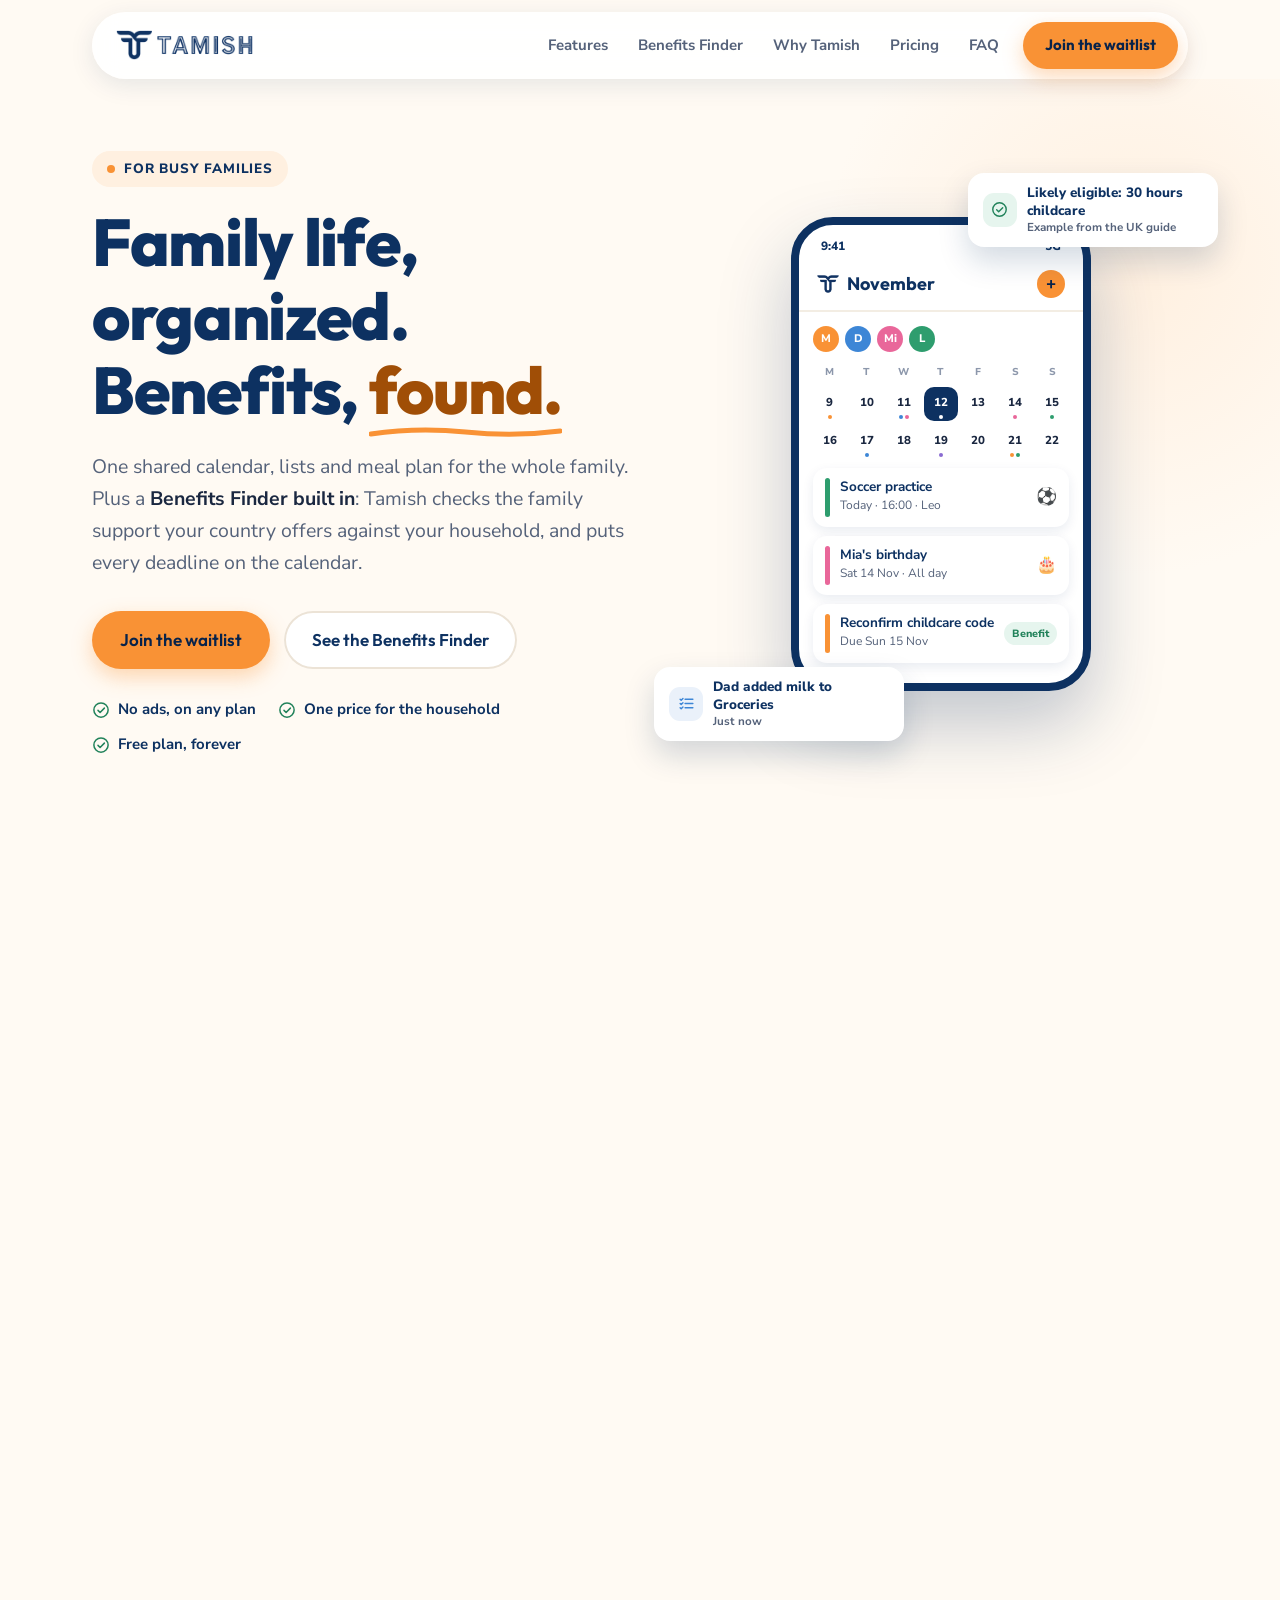
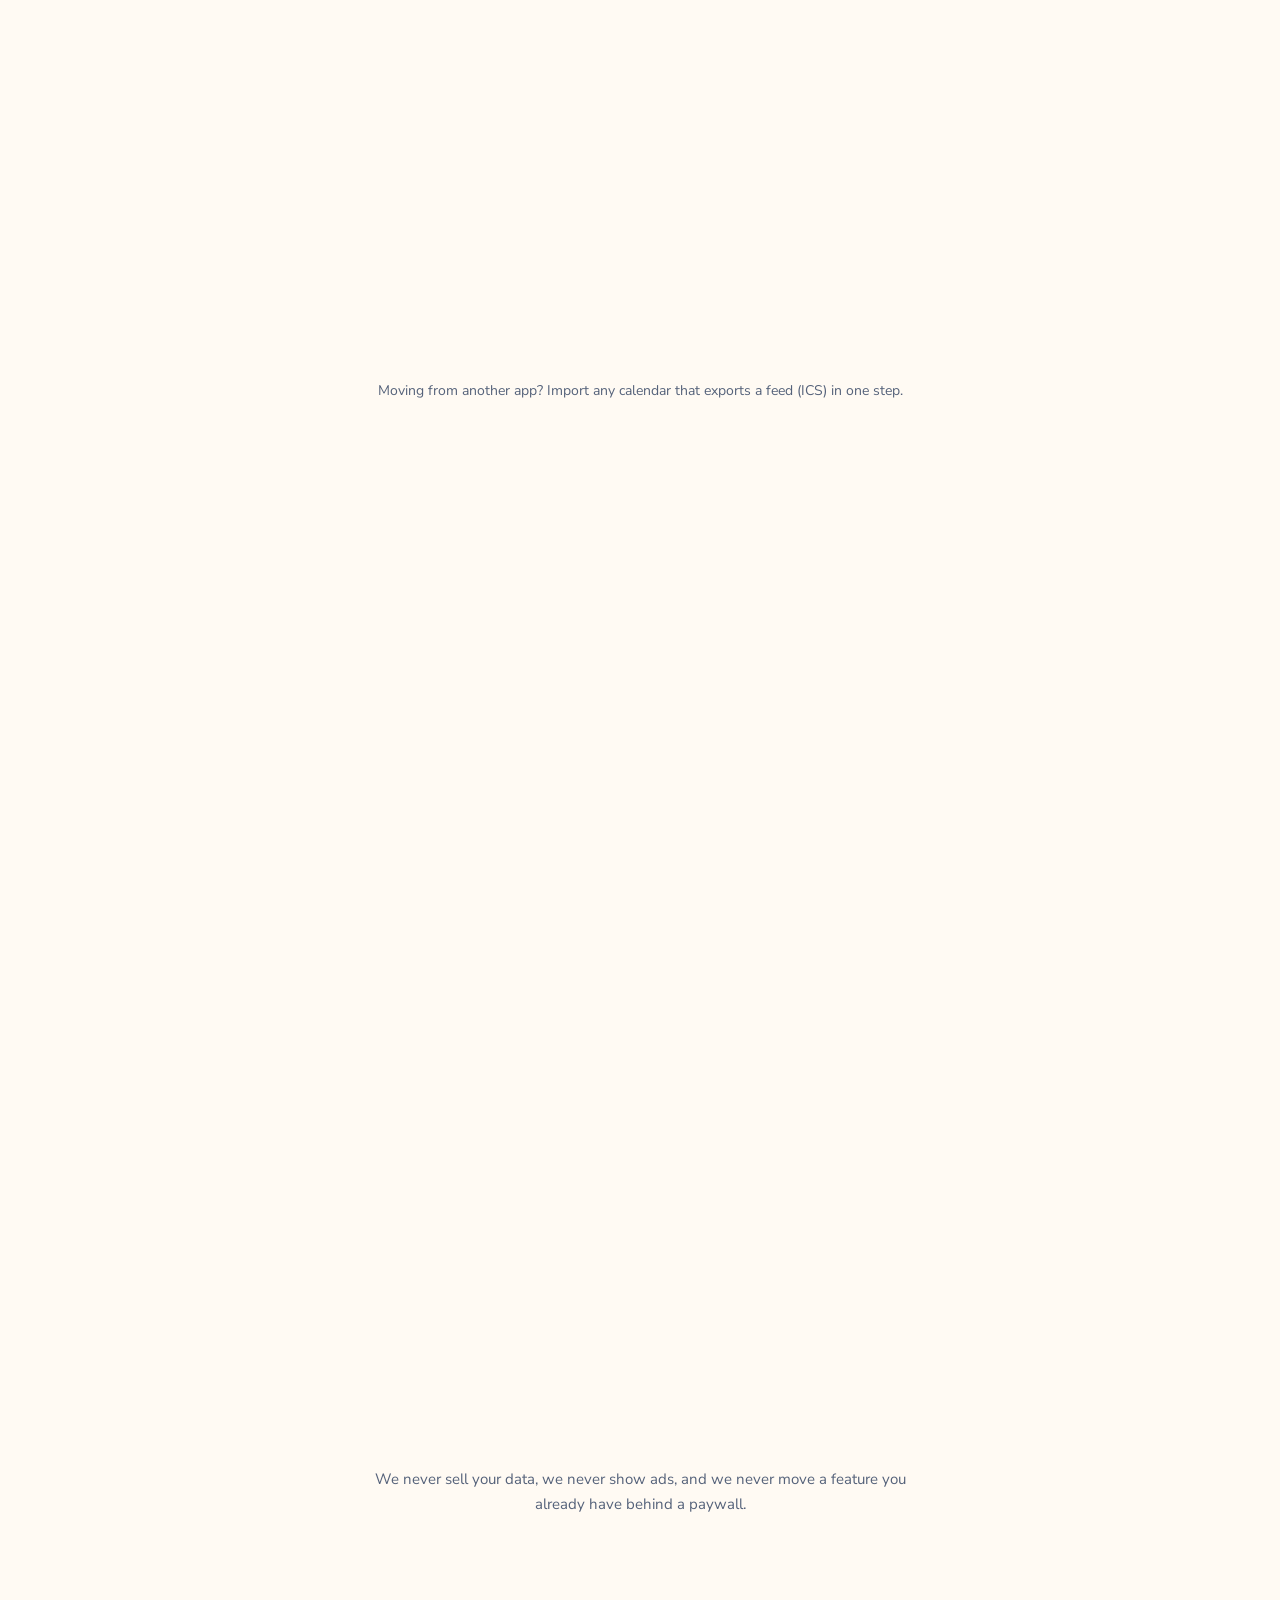
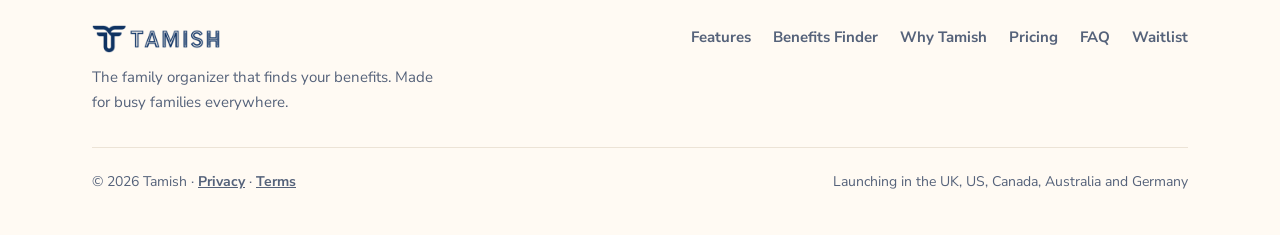
<file: index.html>
<!DOCTYPE html>
<html lang="en">
<head>
<meta charset="UTF-8">
<meta name="viewport" content="width=device-width, initial-scale=1.0">
<meta http-equiv="Content-Security-Policy" content="default-src 'none'; script-src 'self'; style-src 'self'; img-src 'self'; font-src 'self'; connect-src https://formspree.io; form-action 'self'; base-uri 'none'; manifest-src 'self'; upgrade-insecure-requests">
<meta name="referrer" content="strict-origin-when-cross-origin">
<title>Tamish: Family Organizer App with a Benefits Finder</title>
<meta name="description" content="Tamish is a family organizer app: a shared family calendar, lists, chores and meal plans, plus a Benefits Finder that shows what support your family may be entitled to. No ads.">
<link rel="canonical" href="https://tamish.app/">
<meta name="robots" content="index, follow, max-image-preview:large">
<meta name="theme-color" content="#0D3161">
<meta property="og:type" content="website">
<meta property="og:site_name" content="Tamish">
<meta property="og:url" content="https://tamish.app/">
<meta property="og:title" content="Tamish: Family life, organized. Benefits, found.">
<meta property="og:description" content="A shared family calendar, lists and meal plans, plus a Benefits Finder that shows what support your family may be entitled to.">
<meta property="og:image" content="https://tamish.app/assets/og-image.png">
<meta property="og:image:width" content="1200">
<meta property="og:image:height" content="630">
<meta property="og:image:alt" content="The Tamish logo on navy">
<meta name="twitter:card" content="summary_large_image">
<meta name="twitter:title" content="Tamish: Family life, organized. Benefits, found.">
<meta name="twitter:description" content="A shared family calendar, lists and meal plans, plus a Benefits Finder that shows what support your family may be entitled to.">
<meta name="twitter:image" content="https://tamish.app/assets/og-image.png">
<script type="application/ld+json">
{
 "@context": "https://schema.org",
 "@graph": [
  {
   "@type": "Organization",
   "@id": "https://tamish.app/#org",
   "name": "Tamish",
   "url": "https://tamish.app/",
   "logo": "https://tamish.app/assets/apple-touch-icon.png"
  },
  {
   "@type": "WebSite",
   "@id": "https://tamish.app/#website",
   "name": "Tamish",
   "url": "https://tamish.app/",
   "publisher": {
    "@id": "https://tamish.app/#org"
   },
   "inLanguage": "en"
  },
  {
   "@type": "FAQPage",
   "@id": "https://tamish.app/#faq",
   "mainEntity": [
    {
     "@type": "Question",
     "name": "When does Tamish launch?",
     "acceptedAnswer": {
      "@type": "Answer",
      "text": "We're getting ready for launch on iPhone and Android. Join the waitlist and we'll email you once, on the day the app is available in your country."
     }
    },
    {
     "@type": "Question",
     "name": "How does the Benefits Finder know what applies to us?",
     "acceptedAnswer": {
      "@type": "Answer",
      "text": "You choose your country and region, and Tamish matches the schemes there against your family profile: children's ages, household income band and work status. Each scheme shows “likely”, “possibly” or “unlikely”, with the reasons and a link to the official source. It's guidance, not a decision: the official body that runs the scheme always makes the final call."
     }
    },
    {
     "@type": "Question",
     "name": "Is the benefits information kept up to date?",
     "acceptedAnswer": {
      "@type": "Answer",
      "text": "Every entry links to its official government source and shows when it was last checked. Entries are reviewed on a regular schedule and after budget announcements, and each page has a button to report anything that looks wrong."
     }
    },
    {
     "@type": "Question",
     "name": "What's free, and what needs Premium?",
     "acceptedAnswer": {
      "@type": "Answer",
      "text": "The calendar, lists, chores and the benefits guide with eligibility checks are free, with no ads and no member limit. Premium adds value estimates, deadline and renewal reminders, claim tracking, unlimited captures and calendar sync, for one price that covers the whole household."
     }
    },
    {
     "@type": "Question",
     "name": "Does everyone in the family need to install the app?",
     "acceptedAnswer": {
      "@type": "Answer",
      "text": "No. Grandparents, sitters and co-parents can receive tasks and confirm events from a text-message link, with no app and no account."
     }
    },
    {
     "@type": "Question",
     "name": "What do you do with our family's data?",
     "acceptedAnswer": {
      "@type": "Answer",
      "text": "We use it to run Tamish for you, and nothing else. We don't show ads, and we never sell or share your family's information. Tamish is paid for by the optional Premium subscription."
     }
    },
    {
     "@type": "Question",
     "name": "Can we bring our calendar from another app?",
     "acceptedAnswer": {
      "@type": "Answer",
      "text": "Yes. Any app that exports a calendar feed (ICS) can be imported in one step, and lists can be brought over with a guided import."
     }
    }
   ]
  }
 ]
}
</script>
<link rel="icon" type="image/png" sizes="64x64" href="assets/favicon-64.png">
<link rel="apple-touch-icon" href="assets/apple-touch-icon.png">
<link rel="stylesheet" href="assets/fonts.css">
<link rel="stylesheet" href="assets/site.css">
<script src="assets/js-on.js"></script>
</head>
<body>

<!-- Icon sprite (simple stroke icons, drawn for this site) -->
<svg class="u1" width="0" height="0" aria-hidden="true">
  <symbol id="i-check" viewBox="0 0 24 24"><path d="M20 6 9 17l-5-5"/></symbol>
  <symbol id="i-check-circle" viewBox="0 0 24 24"><circle cx="12" cy="12" r="9.5"/><path d="m8 12.5 2.8 2.8L16.5 9.5"/></symbol>
  <symbol id="i-calendar" viewBox="0 0 24 24"><rect x="3" y="4.5" width="18" height="16.5" rx="3"/><path d="M3 9.5h18M8 2.5v4M16 2.5v4"/></symbol>
  <symbol id="i-list" viewBox="0 0 24 24"><path d="M10 6h11M10 12h11M10 18h11"/><path d="m3 6 1.5 1.5L7 5M3 12l1.5 1.5L7 11M3 18l1.5 1.5L7 17"/></symbol>
  <symbol id="i-camera" viewBox="0 0 24 24"><path d="M4 7.5h3l1.8-2.5h6.4L17 7.5h3a1.5 1.5 0 0 1 1.5 1.5v9.5A1.5 1.5 0 0 1 20 20H4a1.5 1.5 0 0 1-1.5-1.5V9A1.5 1.5 0 0 1 4 7.5Z"/><circle cx="12" cy="13.5" r="3.5"/></symbol>
  <symbol id="i-pin" viewBox="0 0 24 24"><path d="M12 21.5s-7-6.2-7-11.5a7 7 0 0 1 14 0c0 5.3-7 11.5-7 11.5Z"/><circle cx="12" cy="10" r="2.5"/></symbol>
  <symbol id="i-users" viewBox="0 0 24 24"><circle cx="9" cy="8" r="3.5"/><path d="M2.5 20c.6-3.6 3.2-5.5 6.5-5.5s5.9 1.9 6.5 5.5"/><circle cx="17" cy="9" r="2.5"/><path d="M17 14.5c2.4 0 4 1.4 4.5 4"/></symbol>
  <symbol id="i-bell" viewBox="0 0 24 24"><path d="M6 16.5V11a6 6 0 0 1 12 0v5.5l1.5 2H4.5Z"/><path d="M10 21a2.2 2.2 0 0 0 4 0"/></symbol>
  <symbol id="i-shield" viewBox="0 0 24 24"><path d="M12 2.5 4.5 5.5v6c0 4.6 3.1 8.3 7.5 10 4.4-1.7 7.5-5.4 7.5-10v-6Z"/><path d="m8.8 12 2.3 2.3 4.2-4.3"/></symbol>
  <symbol id="i-sync" viewBox="0 0 24 24"><path d="M20 11a8 8 0 0 0-14.3-4.5L4 8.5M4 13a8 8 0 0 0 14.3 4.5L20 15.5"/><path d="M4 3.5v5h5M20 20.5v-5h-5"/></symbol>
  <symbol id="i-ban" viewBox="0 0 24 24"><circle cx="12" cy="12" r="9.5"/><path d="m5.3 5.3 13.4 13.4"/></symbol>
  <symbol id="i-link" viewBox="0 0 24 24"><path d="M10 14a4.5 4.5 0 0 0 6.4 0l3.2-3.2a4.5 4.5 0 0 0-6.4-6.4l-1 1"/><path d="M14 10a4.5 4.5 0 0 0-6.4 0l-3.2 3.2a4.5 4.5 0 0 0 6.4 6.4l1-1"/></symbol>
  <symbol id="i-menu" viewBox="0 0 24 24"><path d="M4 7h16M4 12h16M4 17h16"/></symbol>
  <symbol id="i-close" viewBox="0 0 24 24"><path d="M6 6l12 12M18 6 6 18"/></symbol>
  <symbol id="i-calc" viewBox="0 0 24 24"><rect x="4.5" y="2.5" width="15" height="19" rx="2.5"/><path d="M8 7h8M8 12h.01M12 12h.01M16 12h.01M8 16h.01M12 16h.01M16 16h.01"/></symbol>
</svg>

<a class="skip" href="#main">Skip to content</a>

<!-- ================= NAV ================= -->
<nav class="nav" aria-label="Main">
  <div class="nav-inner">
    <a class="logo" href="#top"><img src="assets/tamish-wordmark-navy-sm.png" alt="Tamish home" width="320" height="70"></a>
    <button class="burger" id="burger" aria-label="Open menu" aria-expanded="false" aria-controls="navLinks"><svg class="icon"><use href="#i-menu"/></svg></button>
    <div class="nav-links" id="navLinks">
      <a href="#features">Features</a>
      <a href="#benefits">Benefits Finder</a>
      <a href="#compare">Why Tamish</a>
      <a href="#pricing">Pricing</a>
      <a href="#faq">FAQ</a>
      <a href="#waitlist" class="btn btn-primary">Join the waitlist</a>
    </div>
  </div>
</nav>

<main id="main">
<!-- ================= HERO ================= -->
<header class="hero" id="top">
  <div class="wrap">
    <div class="reveal">
      <span class="eyebrow">For busy families</span>
      <h1>Family life, organized. Benefits,
        <span class="hl">found.<svg viewBox="0 0 200 12" preserveAspectRatio="none" aria-hidden="true"><path d="M2 9 Q 50 2 100 7 T 198 6" stroke="#F99235" stroke-width="5" fill="none" stroke-linecap="round"/></svg></span></h1>
      <p class="lead">One shared calendar, lists and meal plan for the whole family. Plus a <strong>Benefits Finder built in</strong>: Tamish checks the family support your country offers against your household, and puts every deadline on the calendar.</p>
      <div class="hero-ctas">
        <a href="#waitlist" class="btn btn-primary">Join the waitlist</a>
        <a href="#benefits" class="btn btn-ghost">See the Benefits Finder</a>
      </div>
      <ul class="trust">
        <li><svg class="icon"><use href="#i-check-circle"/></svg>No ads, on any plan</li>
        <li><svg class="icon"><use href="#i-check-circle"/></svg>One price for the household</li>
        <li><svg class="icon"><use href="#i-check-circle"/></svg>Free plan, forever</li>
      </ul>
    </div>

    <div class="hero-visual reveal">
      <div class="phone" role="img" aria-label="The Tamish app showing a shared family calendar for November 2026, with soccer practice today, Mia's birthday on Saturday and a childcare reconfirmation due in three days">
        <div class="statusbar" aria-hidden="true"><span>9:41</span><span>5G</span></div>
        <div class="apphead" aria-hidden="true">
          <span class="title"><img src="assets/tamish-mark-navy-sm.png" alt="" width="160" height="131">November</span>
          <span class="act">+</span>
        </div>
        <div class="body" aria-hidden="true">
          <div class="avatars">
            <span class="u2">M</span><span class="u3">D</span><span class="u4">Mi</span><span class="u5">L</span>
          </div>
          <div class="mini-month">
            <span class="dow">M</span><span class="dow">T</span><span class="dow">W</span><span class="dow">T</span><span class="dow">F</span><span class="dow">S</span><span class="dow">S</span>
            <span class="day">9<span class="dots"><i class="u2"></i></span></span>
            <span class="day">10</span>
            <span class="day">11<span class="dots"><i class="u3"></i><i class="u4"></i></span></span>
            <span class="day today">12<span class="dots"><i class="u6"></i></span></span>
            <span class="day">13</span>
            <span class="day">14<span class="dots"><i class="u4"></i></span></span>
            <span class="day">15<span class="dots"><i class="u5"></i></span></span>
            <span class="day">16</span>
            <span class="day">17<span class="dots"><i class="u3"></i></span></span>
            <span class="day">18</span>
            <span class="day">19<span class="dots"><i class="u7"></i></span></span>
            <span class="day">20</span>
            <span class="day">21<span class="dots"><i class="u2"></i><i class="u5"></i></span></span>
            <span class="day">22</span>
          </div>
          <div class="event"><i class="bar u5"></i><div><b>Soccer practice</b><span>Today · 16:00 · Leo</span></div><span class="end">⚽</span></div>
          <div class="event"><i class="bar u4"></i><div><b>Mia's birthday</b><span>Sat 14 Nov · All day</span></div><span class="end">🎂</span></div>
          <div class="event"><i class="bar u2"></i><div><b>Reconfirm childcare code</b><span>Due Sun 15 Nov</span></div><span class="tag">Benefit</span></div>
        </div>
      </div>
      <div class="float-card top u8"><span class="badge-ic u9"><svg class="icon"><use href="#i-check-circle"/></svg></span><div>Likely eligible: 30 hours childcare<small>Example from the UK guide</small></div></div>
      <div class="float-card u10"><span class="badge-ic u11"><svg class="icon"><use href="#i-list"/></svg></span><div>Dad added milk to Groceries<small>Just now</small></div></div>
    </div>
  </div>
</header>

<!-- ================= PROMISES ================= -->
<section class="u12" aria-label="Our promises">
  <div class="wrap">
    <div class="promises reveal">
      <div><div class="num">0 ads</div><div class="lbl">On every plan, free included. A family app should never sell your attention.</div></div>
      <div><div class="num">1 price</div><div class="lbl">Premium covers every member and every device in the household.</div></div>
      <div><div class="num">4 questions</div><div class="lbl">Is all it takes to check a benefit. Tamish already knows your children's ages.</div></div>
      <div><div class="num">∞ planning</div><div class="lbl">Plan as far ahead as you like on the free plan. No 30-day wall.</div></div>
    </div>
  </div>
</section>

<!-- ================= FEATURES ================= -->
<section class="u13" id="features">
  <div class="wrap">
    <div class="section-head reveal">
      <span class="eyebrow">Features</span>
      <h2>Everything you expect from a family calendar. Then the part nobody else does.</h2>
    </div>

    <div class="feat-row">
      <div class="feat-copy reveal">
        <div class="kicker"><span class="ic u11"><svg class="icon"><use href="#i-calendar"/></svg></span>Shared calendar</div>
        <h3>A calendar everyone actually sees</h3>
        <p>A colour for every family member, updated in real time on iPhone and Android. No missing events, and no more “you never told me”.</p>
        <ul class="ticks">
          <li><svg class="icon"><use href="#i-check"/></svg>Changes reach every phone within seconds</li>
          <li><svg class="icon"><use href="#i-check"/></svg>Two-way sync with Google, Apple and Outlook calendars</li>
          <li><svg class="icon"><use href="#i-check"/></svg>Free child profiles, with picture icons for pre-readers</li>
        </ul>
      </div>
      <div class="feat-visual reveal">
        <div class="band ice">
          <div class="phone" role="img" aria-label="A week view with colour-coded events for each family member">
            <div class="statusbar" aria-hidden="true"><span>9:41</span><span>5G</span></div>
            <div class="apphead" aria-hidden="true"><span class="title">This week</span><span class="act">+</span></div>
            <div class="body" aria-hidden="true">
              <div class="event"><i class="bar u3"></i><div><b>School run</b><span>Mon–Fri · 8:30 · Dad</span></div><span class="end">🎒</span></div>
              <div class="event"><i class="bar u4"></i><div><b>Ballet class</b><span>Tue · 17:00 · Mia</span></div><span class="end">🩰</span></div>
              <div class="event"><i class="bar u7"></i><div><b>Dentist</b><span>Thu · 15:30 · Leo &amp; Mia</span></div><span class="end">🦷</span></div>
              <div class="event"><i class="bar u2"></i><div><b>Date night</b><span>Fri · 19:30 · Grandma sits</span></div><span class="end">💛</span></div>
            </div>
          </div>
        </div>
      </div>
    </div>

    <div class="feat-row flip">
      <div class="feat-copy reveal">
        <div class="kicker"><span class="ic u14"><svg class="icon"><use href="#i-list"/></svg></span>Lists &amp; chores</div>
        <h3>Lists and chores with real owners</h3>
        <p>Shopping lists that tick off live while someone is in the shop, and chores that belong to someone, so the remembering isn't always on you.</p>
        <ul class="ticks">
          <li><svg class="icon"><use href="#i-check"/></svg>Shared lists that update as items are bought</li>
          <li><svg class="icon"><use href="#i-check"/></svg>Hand a task over and its reminders follow the new owner</li>
          <li><svg class="icon"><use href="#i-check"/></svg>Grandparents and sitters can reply by text, no app needed</li>
        </ul>
      </div>
      <div class="feat-visual reveal">
        <div class="band peach">
          <div class="phone" role="img" aria-label="A shared grocery list where each item has an owner">
            <div class="statusbar" aria-hidden="true"><span>9:41</span><span>5G</span></div>
            <div class="apphead" aria-hidden="true"><span class="title">Groceries</span><span class="act">+</span></div>
            <div class="body" aria-hidden="true">
              <div class="todo"><span class="box"></span><span class="t">Milk</span><span class="who u15">Dad</span></div>
              <div class="todo"><span class="box"></span><span class="t">Birthday candles</span><span class="who u14">Mum</span></div>
              <div class="todo done"><span class="box"><svg class="icon"><use href="#i-check"/></svg></span><span class="t">Nappies</span><span class="who u15">Dad</span></div>
              <div class="todo done"><span class="box"><svg class="icon"><use href="#i-check"/></svg></span><span class="t">Apples</span><span class="who u9">Leo</span></div>
              <div class="todo"><span class="box"></span><span class="t">Party hats</span><span class="who u14">Mum</span></div>
            </div>
          </div>
        </div>
      </div>
    </div>

    <div class="feat-row">
      <div class="feat-copy reveal">
        <div class="kicker"><span class="ic u16"><svg class="icon"><use href="#i-camera"/></svg></span>Smart capture</div>
        <h3>Never type up the school newsletter again</h3>
        <p>Forward a school email or snap the letter on the fridge. Tamish finds every date, deadline and permission slip and suggests calendar entries.</p>
        <ul class="ticks">
          <li><svg class="icon"><use href="#i-check"/></svg>Forward school and club emails to your family address</li>
          <li><svg class="icon"><use href="#i-check"/></svg>Photos of flyers, letters and term dates become events</li>
          <li><svg class="icon"><use href="#i-check"/></svg>You approve every entry before it's added</li>
        </ul>
      </div>
      <div class="feat-visual reveal">
        <div class="band rose">
          <div class="phone" role="img" aria-label="Tamish reading a school newsletter and suggesting three calendar events">
            <div class="statusbar" aria-hidden="true"><span>9:41</span><span>5G</span></div>
            <div class="apphead" aria-hidden="true"><span class="title">Import</span><span class="act">✓</span></div>
            <div class="body" aria-hidden="true">
              <div class="event u17"><span class="end u18">📄</span><div><b>Autumn newsletter.pdf</b><span>12 dates found</span></div></div>
              <div class="event"><i class="bar u2"></i><div><b>Non-uniform day</b><span>Fri 20 Nov</span></div><span class="tag">Add</span></div>
              <div class="event"><i class="bar u3"></i><div><b>Parents' evening</b><span>Tue 24 Nov · 17:00</span></div><span class="tag">Add</span></div>
              <div class="event"><i class="bar u5"></i><div><b>Nativity play</b><span>Thu 10 Dec · 14:00</span></div><span class="tag">Add</span></div>
            </div>
          </div>
        </div>
      </div>
    </div>
  </div>
</section>

<!-- ================= BENEFITS SPOTLIGHT ================= -->
<section class="u19" id="benefits">
  <div class="wrap">
    <div class="spotlight reveal">
      <div class="section-head">
        <span class="eyebrow">Benefits Finder</span>
        <h2>What is your family entitled to?</h2>
        <p>Every country supports families: funded childcare, child payments, tax credits, parental leave. The rules are scattered and the deadlines are easy to miss. Tamish brings them into the app you already use every day.</p>
      </div>
      <ul class="countries" aria-label="Countries covered at launch">
        <li><b>UK</b>United Kingdom</li>
        <li><b>US</b>United States</li>
        <li><b>CA</b>Canada</li>
        <li><b>AU</b>Australia</li>
        <li><b>DE</b>Germany</li>
        <li class="more">More coming</li>
      </ul>
      <div class="spot-grid">
        <ul class="spot-list">
          <li><span class="n"><svg class="icon"><use href="#i-pin"/></svg></span><div><h3>Matched to where you live</h3><p>Down to the nation, state or region, because support differs between England and Scotland, or California and Texas. Move, and the guide moves with you.</p></div></li>
          <li><span class="n"><svg class="icon"><use href="#i-users"/></svg></span><div><h3>Checked against your family</h3><p>Tamish already knows your children's ages. Answer a few quick questions and see “likely”, “possibly” or “unlikely”, with the reasons.</p></div></li>
          <li><span class="n"><svg class="icon"><use href="#i-bell"/></svg></span><div><h3>Deadlines on the family calendar</h3><p>Renewals, reconfirmations and application windows land on the calendar with a reminder, like any other family event.</p></div></li>
          <li><span class="n"><svg class="icon"><use href="#i-link"/></svg></span><div><h3>Linked to the official source</h3><p>Every entry links to the government page and shows the date it was last checked.</p></div></li>
        </ul>
        <div class="check-card reveal">
          <div class="label">Example · UK guide (England)</div>
          <div class="head">
            <div><h3>30 hours funded childcare</h3><div class="val">Illustrative value: up to ≈ £7,500 a year</div></div>
            <span class="pill">Likely</span>
          </div>
          <ul>
            <li><svg class="icon"><use href="#i-check-circle"/></svg>Child aged 9 months to school age</li>
            <li><svg class="icon"><use href="#i-check-circle"/></svg>Both parents working</li>
            <li><svg class="icon"><use href="#i-check-circle"/></svg>Each parent earns under £100k</li>
          </ul>
          <div class="reminder"><svg class="icon"><use href="#i-bell"/></svg><div>Reconfirm your code every 3 months<small>Next reminder added to the family calendar</small></div></div>
          <div class="src"><svg class="icon"><use href="#i-link"/></svg>Source: gov.uk · last checked by the Tamish team</div>
        </div>
      </div>
      <p class="disclaimer">The Benefits Finder is guidance, not advice. Eligibility is always decided by the official body that runs each scheme, and figures shown on this page are illustrative.</p>
    </div>
  </div>
</section>

<!-- ================= COMPARE ================= -->
<section id="compare">
  <div class="wrap">
    <div class="section-head reveal">
      <span class="eyebrow">Why Tamish</span>
      <h2>More than a family calendar</h2>
      <p>The organizing you already rely on, without the ads, and with the support your family may be missing.</p>
    </div>
    <div class="compare-wrap reveal">
      <table class="compare-table">
        <caption class="sr-only">Tamish compared with a typical family organizer app</caption>
        <thead>
          <tr><th scope="col"><span class="sr-only">Feature</span></th><th scope="col" class="us"><img src="assets/tamish-wordmark-white-sm.png" alt="Tamish" width="320" height="70" loading="lazy"></th><th scope="col">Typical family app</th></tr>
        </thead>
        <tbody>
          <tr><th scope="row">Benefits guide for your country</th><td class="us yes"><svg class="icon"><use href="#i-check-circle"/></svg>Built in</td><td class="typ">Not offered</td></tr>
          <tr><th scope="row">Benefit deadlines on the calendar</th><td class="us yes"><svg class="icon"><use href="#i-check-circle"/></svg>Automatic</td><td class="typ">Not offered</td></tr>
          <tr><th scope="row">Ads</th><td class="us yes"><svg class="icon"><use href="#i-check-circle"/></svg>Never</td><td class="typ">Often on free plans</td></tr>
          <tr><th scope="row">Email and photo to calendar</th><td class="us yes"><svg class="icon"><use href="#i-check-circle"/></svg>Included</td><td class="typ">Sometimes, as an add-on</td></tr>
          <tr><th scope="row">Two-way Google, Apple and Outlook sync</th><td class="us yes"><svg class="icon"><use href="#i-check-circle"/></svg>All three</td><td class="typ">Often partial</td></tr>
          <tr><th scope="row">Child profiles</th><td class="us yes"><svg class="icon"><use href="#i-check-circle"/></svg>Free</td><td class="typ">Often limited</td></tr>
          <tr><th scope="row">Pricing</th><td class="us yes"><svg class="icon"><use href="#i-check-circle"/></svg>One per household</td><td class="typ">Varies</td></tr>
        </tbody>
      </table>
    </div>
    <p class="legend-note">Moving from another app? Import any calendar that exports a feed (ICS) in one step.</p>
  </div>
</section>

<!-- ================= PRICING ================= -->
<section class="u13" id="pricing">
  <div class="wrap">
    <div class="section-head reveal">
      <span class="eyebrow">Pricing</span>
      <h2>One price. The whole family.</h2>
      <p>Start free and stay free as long as you like. Upgrade when you want the Benefits Finder working for you.</p>
    </div>
    <div class="price-grid">
      <div class="price-card reveal">
        <h3>Free</h3>
        <div class="amount">$0</div>
        <div class="per">Forever · no ads · unlimited members</div>
        <ul>
          <li><svg class="icon"><use href="#i-check"/></svg>Shared calendar, lists and real-time sync</li>
          <li><svg class="icon"><use href="#i-check"/></svg>Unlimited family members and child profiles</li>
          <li><svg class="icon"><use href="#i-check"/></svg>Chores with star rewards, meals and budget</li>
          <li><svg class="icon"><use href="#i-check"/></svg>Benefits guide and eligibility check for your country</li>
          <li><svg class="icon"><use href="#i-check"/></svg>20 email or photo captures a month</li>
          <li><svg class="icon"><use href="#i-check"/></svg>Encrypted family vault for documents</li>
          <li><svg class="icon"><use href="#i-check"/></svg>Offline mode, widgets and calendar import</li>
        </ul>
        <a href="#waitlist" class="btn btn-ghost">Join the waitlist</a>
      </div>
      <div class="price-card pro reveal">
        <span class="ribbon">Covers everyone at home</span>
        <h3>Tamish Premium</h3>
        <div class="amount">$49.99<small>/year</small></div>
        <div class="per">Per household, or $5.99 a month · 30-day free trial</div>
        <ul>
          <li><svg class="icon"><use href="#i-check"/></svg>Everything in Free</li>
          <li><svg class="icon"><use href="#i-check"/></svg>Yearly value estimate for each benefit</li>
          <li><svg class="icon"><use href="#i-check"/></svg>Deadline, renewal and age-milestone reminders</li>
          <li><svg class="icon"><use href="#i-check"/></svg>Claim tracking, with paperwork kept beside each benefit</li>
          <li><svg class="icon"><use href="#i-check"/></svg>Unlimited captures, plus voice capture</li>
          <li><svg class="icon"><use href="#i-check"/></svg>Two-way Apple, Google and Outlook sync</li>
          <li><svg class="icon"><use href="#i-check"/></svg>Meal planner and the “Ask Tamish” assistant</li>
          <li><svg class="icon"><use href="#i-check"/></svg>Kitchen wall display</li>
        </ul>
        <a href="#waitlist" class="btn btn-primary">Join the waitlist</a>
      </div>
    </div>
    <details class="full-list reveal">
      <summary>See everything Premium adds</summary>
      <ul>
        <li><svg class="icon"><use href="#i-check"/></svg>Unlimited photo and email captures</li>
        <li><svg class="icon"><use href="#i-check"/></svg>Apple, Google and Outlook two-way sync</li>
        <li><svg class="icon"><use href="#i-check"/></svg>Yearly value estimate for each benefit</li>
        <li><svg class="icon"><use href="#i-check"/></svg>Deadline, renewal and age-milestone reminders</li>
        <li><svg class="icon"><use href="#i-check"/></svg>Claim tracking for every benefit</li>
        <li><svg class="icon"><use href="#i-check"/></svg>Paperwork stored beside each benefit</li>
        <li><svg class="icon"><use href="#i-check"/></svg>Second-country guide for families abroad</li>
        <li><svg class="icon"><use href="#i-check"/></svg>Kitchen wall display and photo screensaver</li>
        <li><svg class="icon"><use href="#i-check"/></svg>Meal planner and recipe ideas</li>
        <li><svg class="icon"><use href="#i-check"/></svg>Voice capture</li>
        <li><svg class="icon"><use href="#i-check"/></svg>“Ask Tamish” family assistant</li>
        <li><svg class="icon"><use href="#i-check"/></svg>Fairness view: who carries what</li>
        <li><svg class="icon"><use href="#i-check"/></svg>Sunday “Week ahead” digest</li>
        <li><svg class="icon"><use href="#i-check"/></svg>Change alerts (“Dad moved the dentist to Thursday”)</li>
        <li><svg class="icon"><use href="#i-check"/></svg>School timetable planner (week A / week B)</li>
        <li><svg class="icon"><use href="#i-check"/></svg>Birthday and gift tracker</li>
        <li><svg class="icon"><use href="#i-check"/></svg>Stars to real pocket-money payouts</li>
        <li><svg class="icon"><use href="#i-check"/></svg>Passport and insurance expiry alerts</li>
        <li><svg class="icon"><use href="#i-check"/></svg>Co-parenting mode with custody templates</li>
        <li><svg class="icon"><use href="#i-check"/></svg>Travel and holiday planner</li>
        <li><svg class="icon"><use href="#i-check"/></svg>Location alerts, privacy first</li>
        <li><svg class="icon"><use href="#i-check"/></svg>Watch apps and priority human support</li>
      </ul>
    </details>
    <p class="price-note">We never sell your data, we never show ads, and we never move a feature you already have behind a paywall.</p>
  </div>
</section>

<!-- ================= FAQ ================= -->
<section class="u13" id="faq">
  <div class="wrap">
    <div class="section-head reveal">
      <span class="eyebrow">FAQ</span>
      <h2>Questions, answered</h2>
    </div>
    <div class="faq reveal">
      <details>
        <summary>When does Tamish launch?</summary>
        <p>We're getting ready for launch on iPhone and Android. Join the waitlist and we'll email you once, on the day the app is available in your country.</p>
      </details>
      <details>
        <summary>How does the Benefits Finder know what applies to us?</summary>
        <p>You choose your country and region, and Tamish matches the schemes there against your family profile: children's ages, household income band and work status. Each scheme shows “likely”, “possibly” or “unlikely”, with the reasons and a link to the official source. It's guidance, not a decision: the official body that runs the scheme always makes the final call.</p>
      </details>
      <details>
        <summary>Is the benefits information kept up to date?</summary>
        <p>Every entry links to its official government source and shows when it was last checked. Entries are reviewed on a regular schedule and after budget announcements, and each page has a button to report anything that looks wrong.</p>
      </details>
      <details>
        <summary>What's free, and what needs Premium?</summary>
        <p>The calendar, lists, chores and the benefits guide with eligibility checks are free, with no ads and no member limit. Premium adds value estimates, deadline and renewal reminders, claim tracking, unlimited captures and calendar sync, for one price that covers the whole household.</p>
      </details>
      <details>
        <summary>Does everyone in the family need to install the app?</summary>
        <p>No. Grandparents, sitters and co-parents can receive tasks and confirm events from a text-message link, with no app and no account.</p>
      </details>
      <details>
        <summary>What do you do with our family's data?</summary>
        <p>We use it to run Tamish for you, and nothing else. We don't show ads, and we never sell or share your family's information. Tamish is paid for by the optional Premium subscription.</p>
      </details>
      <details>
        <summary>Can we bring our calendar from another app?</summary>
        <p>Yes. Any app that exports a calendar feed (ICS) can be imported in one step, and lists can be brought over with a guided import.</p>
      </details>
    </div>
  </div>
</section>

<!-- ================= WAITLIST ================= -->
<section class="u13" id="waitlist">
  <div class="wrap">
    <div class="cta reveal">
      <img class="mark" src="assets/tamish-mark-navy-sm.png" alt="" width="160" height="131" loading="lazy">
      <h2>Ready for a calmer family life?</h2>
      <p class="sub">Tamish is coming soon to iPhone and Android. Leave your email and we'll tell you the day it launches.</p>
      <!--
        To collect sign-ups, set data-endpoint to a form service URL that accepts a JSON POST
        (for example a Formspree, Basin or Getform endpoint, or your own API). See README.md.
      -->
      <form class="waitlist" id="waitlistForm" data-endpoint="https://formspree.io/f/mzerdoyb" novalidate>
        <label class="sr-only" for="waitlistEmail">Email address</label>
        <input class="u20" type="text" name="_gotcha" id="waitlistTrap" tabindex="-1" autocomplete="off" aria-hidden="true">
        <input type="email" id="waitlistEmail" name="email" placeholder="you@example.com" autocomplete="email" maxlength="254" required>
        <button type="submit" class="btn btn-primary">Notify me</button>
      </form>
      <p class="consent">One email at launch. No spam, and you can unsubscribe at any time. See our <a href="privacy.html">privacy policy</a>.</p>
      <p class="form-msg" id="formMsg" role="status" aria-live="polite"></p>
      <div class="stores" aria-label="Coming soon to the App Store and Google Play">
        <span class="store"><svg viewBox="0 0 24 24" aria-hidden="true"><path d="M16.4 12.6c0-2.4 2-3.6 2.1-3.7-1.2-1.7-3-1.9-3.6-2-1.5-.2-3 .9-3.8.9-.8 0-2-.9-3.3-.9-1.7 0-3.3 1-4.2 2.6-1.8 3.1-.5 7.7 1.3 10.2.9 1.2 1.9 2.6 3.2 2.6 1.3-.1 1.8-.8 3.3-.8s2 .8 3.3.8c1.4 0 2.2-1.2 3.1-2.5 1-1.4 1.4-2.8 1.4-2.9 0 0-2.8-1.1-2.8-4.3ZM13.9 5.2c.7-.8 1.2-2 1-3.2-1 0-2.3.7-3 1.5-.7.7-1.2 1.9-1.1 3.1 1.2.1 2.3-.6 3.1-1.4Z"/></svg><span><small>Coming soon to the</small><b>App Store</b></span></span>
        <span class="store"><svg viewBox="0 0 24 24" aria-hidden="true"><path d="M4 2.6c-.3.3-.4.7-.4 1.2v16.4c0 .5.1.9.4 1.2l9.2-9.4L4 2.6Zm10.4 8.2 2.6-2.6L6.3 2.1c-.4-.2-.8-.3-1.1-.2l9.2 8.9Zm0 2.4-9.2 8.9c.3.1.7 0 1.1-.2L17 15.8l-2.6-2.6Zm6.6-2.9-2.8-1.6-2.8 2.9 2.8 2.9 2.8-1.6c.9-.5.9-2.1 0-2.6Z"/></svg><span><small>Coming soon to</small><b>Google Play</b></span></span>
      </div>
    </div>
  </div>
</section>
</main>

<!-- ================= FOOTER ================= -->
<footer>
  <div class="wrap">
    <div class="foot-grid">
      <div>
        <img src="assets/tamish-wordmark-navy-sm.png" alt="Tamish" width="320" height="70" loading="lazy">
        <p class="u21">The family organizer that finds your benefits. Made for busy families everywhere.</p>
      </div>
      <ul class="foot-links" aria-label="Footer">
        <li><a href="#features">Features</a></li>
        <li><a href="#benefits">Benefits Finder</a></li>
        <li><a href="#compare">Why Tamish</a></li>
        <li><a href="#pricing">Pricing</a></li>
        <li><a href="#faq">FAQ</a></li>
        <li><a href="#waitlist">Waitlist</a></li>
      </ul>
    </div>
    <div class="foot-bottom">
      <span>© 2026 Tamish · <a href="privacy.html">Privacy</a> · <a href="terms.html">Terms</a></span>
      <span>Launching in the UK, US, Canada, Australia and Germany</span>
    </div>
  </div>
</footer>

<script src="assets/main.js"></script>
</body>
</html>
</file>
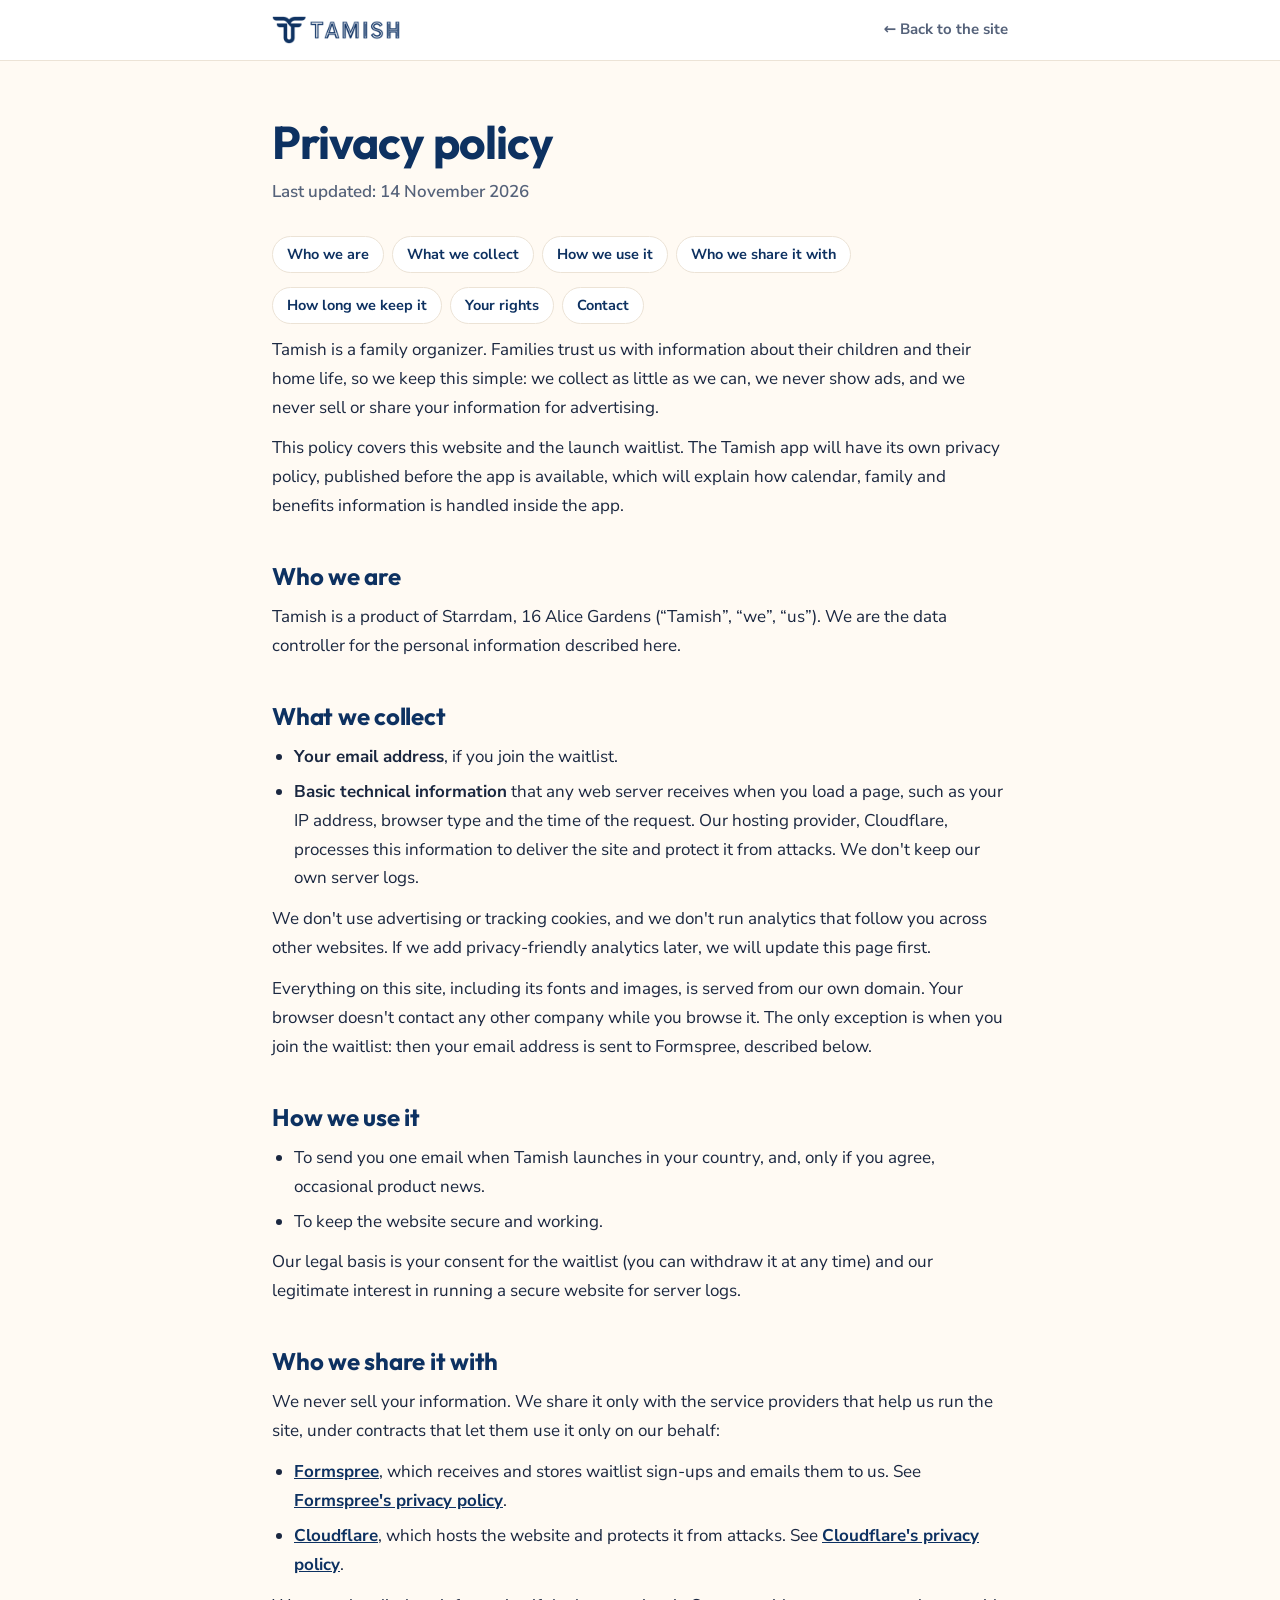
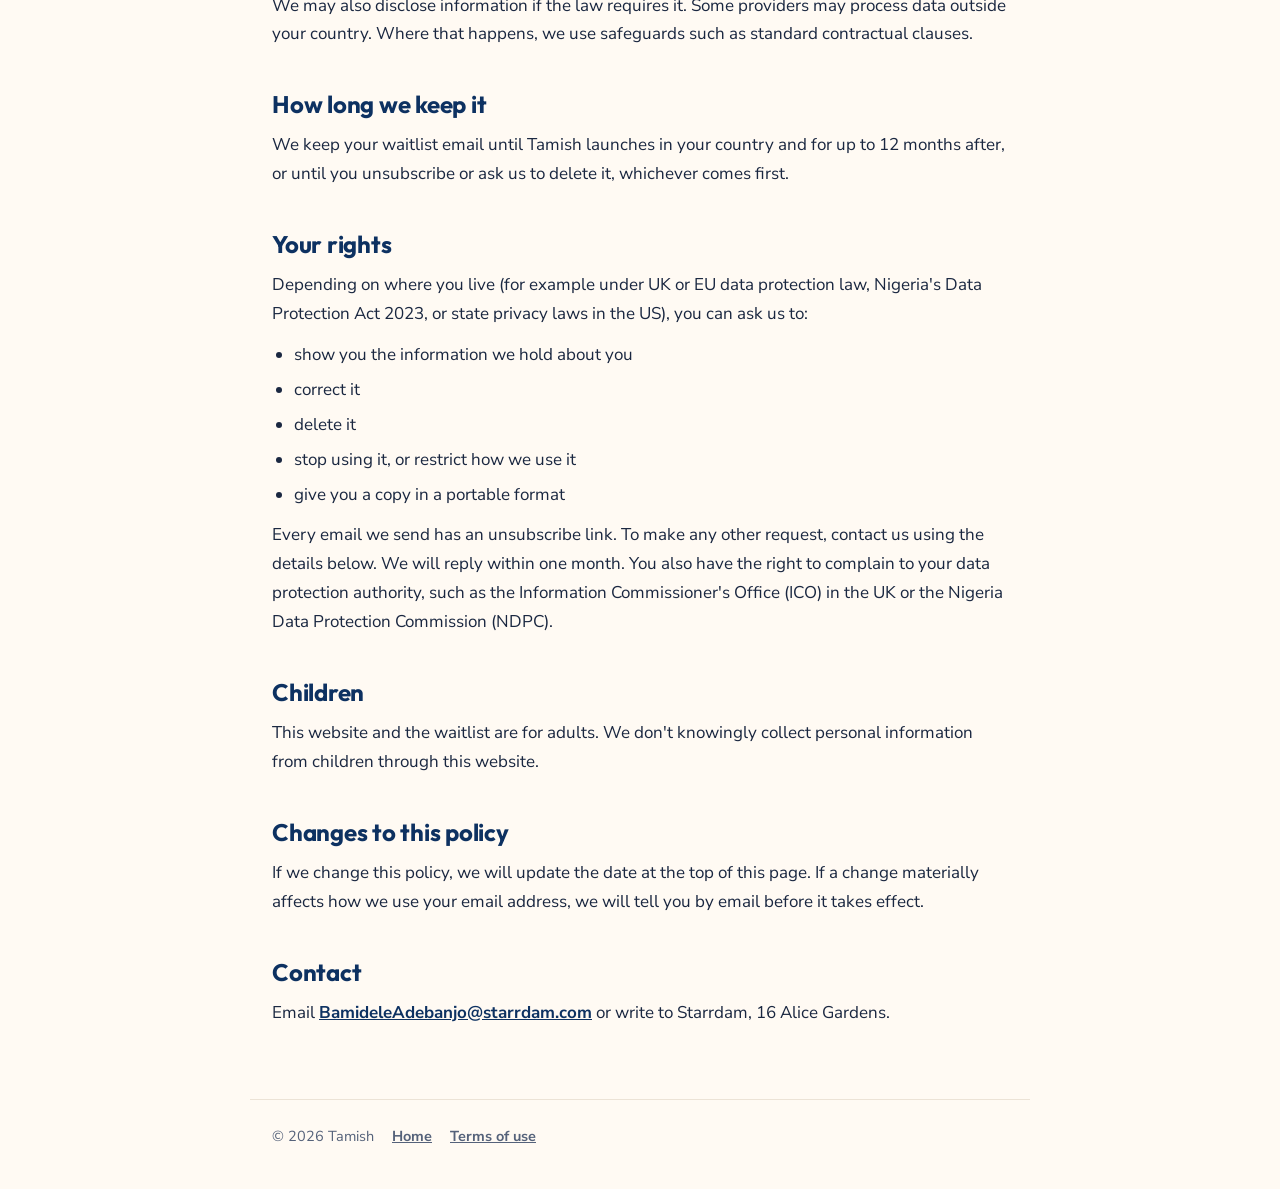
<file: privacy.html>
<!DOCTYPE html>
<html lang="en">
<head>
<meta charset="UTF-8">
<meta name="viewport" content="width=device-width, initial-scale=1.0">
<meta http-equiv="Content-Security-Policy" content="default-src 'none'; script-src 'self'; style-src 'self'; img-src 'self'; font-src 'self'; connect-src 'none'; form-action 'self'; base-uri 'none'; manifest-src 'self'; upgrade-insecure-requests">
<meta name="referrer" content="strict-origin-when-cross-origin">
<title>Privacy policy · Tamish</title>
<meta name="description" content="How Tamish collects, uses and protects personal information on its website and waitlist.">
<link rel="canonical" href="https://tamish.app/privacy.html">
<link rel="icon" type="image/png" sizes="64x64" href="assets/favicon-64.png">
<link rel="stylesheet" href="assets/fonts.css">
<link rel="stylesheet" href="assets/legal.css">
</head>
<body>
<header class="top"><div class="in">
  <a href="index.html"><img src="assets/tamish-wordmark-navy-sm.png" alt="Tamish home" width="320" height="70"></a>
  <a class="back" href="index.html">← Back to the site</a>
</div></header>

<main>
  <h1>Privacy policy</h1>
  <p class="updated">Last updated: 14 November 2026</p>

  <ul class="toc" aria-label="On this page">
    <li><a href="#who">Who we are</a></li>
    <li><a href="#collect">What we collect</a></li>
    <li><a href="#use">How we use it</a></li>
    <li><a href="#share">Who we share it with</a></li>
    <li><a href="#keep">How long we keep it</a></li>
    <li><a href="#rights">Your rights</a></li>
    <li><a href="#contact">Contact</a></li>
  </ul>

  <p>Tamish is a family organizer. Families trust us with information about their children and their home life, so we keep this simple: we collect as little as we can, we never show ads, and we never sell or share your information for advertising.</p>
  <p>This policy covers this website and the launch waitlist. The Tamish app will have its own privacy policy, published before the app is available, which will explain how calendar, family and benefits information is handled inside the app.</p>

  <h2 id="who">Who we are</h2>
  <p>Tamish is a product of Starrdam, 16 Alice Gardens (“Tamish”, “we”, “us”). We are the data controller for the personal information described here.</p>

  <h2 id="collect">What we collect</h2>
  <ul>
    <li><strong>Your email address</strong>, if you join the waitlist.</li>
    <li><strong>Basic technical information</strong> that any web server receives when you load a page, such as your IP address, browser type and the time of the request. Our hosting provider, Cloudflare, processes this information to deliver the site and protect it from attacks. We don't keep our own server logs.</li>
  </ul>
  <p>We don't use advertising or tracking cookies, and we don't run analytics that follow you across other websites. If we add privacy-friendly analytics later, we will update this page first.</p>
  <p>Everything on this site, including its fonts and images, is served from our own domain. Your browser doesn't contact any other company while you browse it. The only exception is when you join the waitlist: then your email address is sent to Formspree, described below.</p>

  <h2 id="use">How we use it</h2>
  <ul>
    <li>To send you one email when Tamish launches in your country, and, only if you agree, occasional product news.</li>
    <li>To keep the website secure and working.</li>
  </ul>
  <p>Our legal basis is your consent for the waitlist (you can withdraw it at any time) and our legitimate interest in running a secure website for server logs.</p>

  <h2 id="share">Who we share it with</h2>
  <p>We never sell your information. We share it only with the service providers that help us run the site, under contracts that let them use it only on our behalf:</p>
  <ul>
    <li><a href="https://formspree.io" rel="noopener noreferrer">Formspree</a>, which receives and stores waitlist sign-ups and emails them to us. See <a href="https://formspree.io/legal/privacy-policy" rel="noopener noreferrer">Formspree's privacy policy</a>.</li>
    <li><a href="https://www.cloudflare.com" rel="noopener noreferrer">Cloudflare</a>, which hosts the website and protects it from attacks. See <a href="https://www.cloudflare.com/privacypolicy/" rel="noopener noreferrer">Cloudflare's privacy policy</a>.</li>
  </ul>
  <p>We may also disclose information if the law requires it. Some providers may process data outside your country. Where that happens, we use safeguards such as standard contractual clauses.</p>

  <h2 id="keep">How long we keep it</h2>
  <p>We keep your waitlist email until Tamish launches in your country and for up to 12 months after, or until you unsubscribe or ask us to delete it, whichever comes first.</p>

  <h2 id="rights">Your rights</h2>
  <p>Depending on where you live (for example under UK or EU data protection law, Nigeria's Data Protection Act 2023, or state privacy laws in the US), you can ask us to:</p>
  <ul>
    <li>show you the information we hold about you</li>
    <li>correct it</li>
    <li>delete it</li>
    <li>stop using it, or restrict how we use it</li>
    <li>give you a copy in a portable format</li>
  </ul>
  <p>Every email we send has an unsubscribe link. To make any other request, contact us using the details below. We will reply within one month. You also have the right to complain to your data protection authority, such as the Information Commissioner's Office (ICO) in the UK or the Nigeria Data Protection Commission (NDPC).</p>

  <h2 id="children">Children</h2>
  <p>This website and the waitlist are for adults. We don't knowingly collect personal information from children through this website.</p>

  <h2 id="changes">Changes to this policy</h2>
  <p>If we change this policy, we will update the date at the top of this page. If a change materially affects how we use your email address, we will tell you by email before it takes effect.</p>

  <h2 id="contact">Contact</h2>
  <p>Email <a href="mailto:BamideleAdebanjo@starrdam.com">BamideleAdebanjo@starrdam.com</a> or write to Starrdam, 16 Alice Gardens.</p>
</main>

<footer>
  <span>© 2026 Tamish</span>
  <a href="index.html">Home</a>
  <a href="terms.html">Terms of use</a>
</footer>
</body>
</html>
</file>
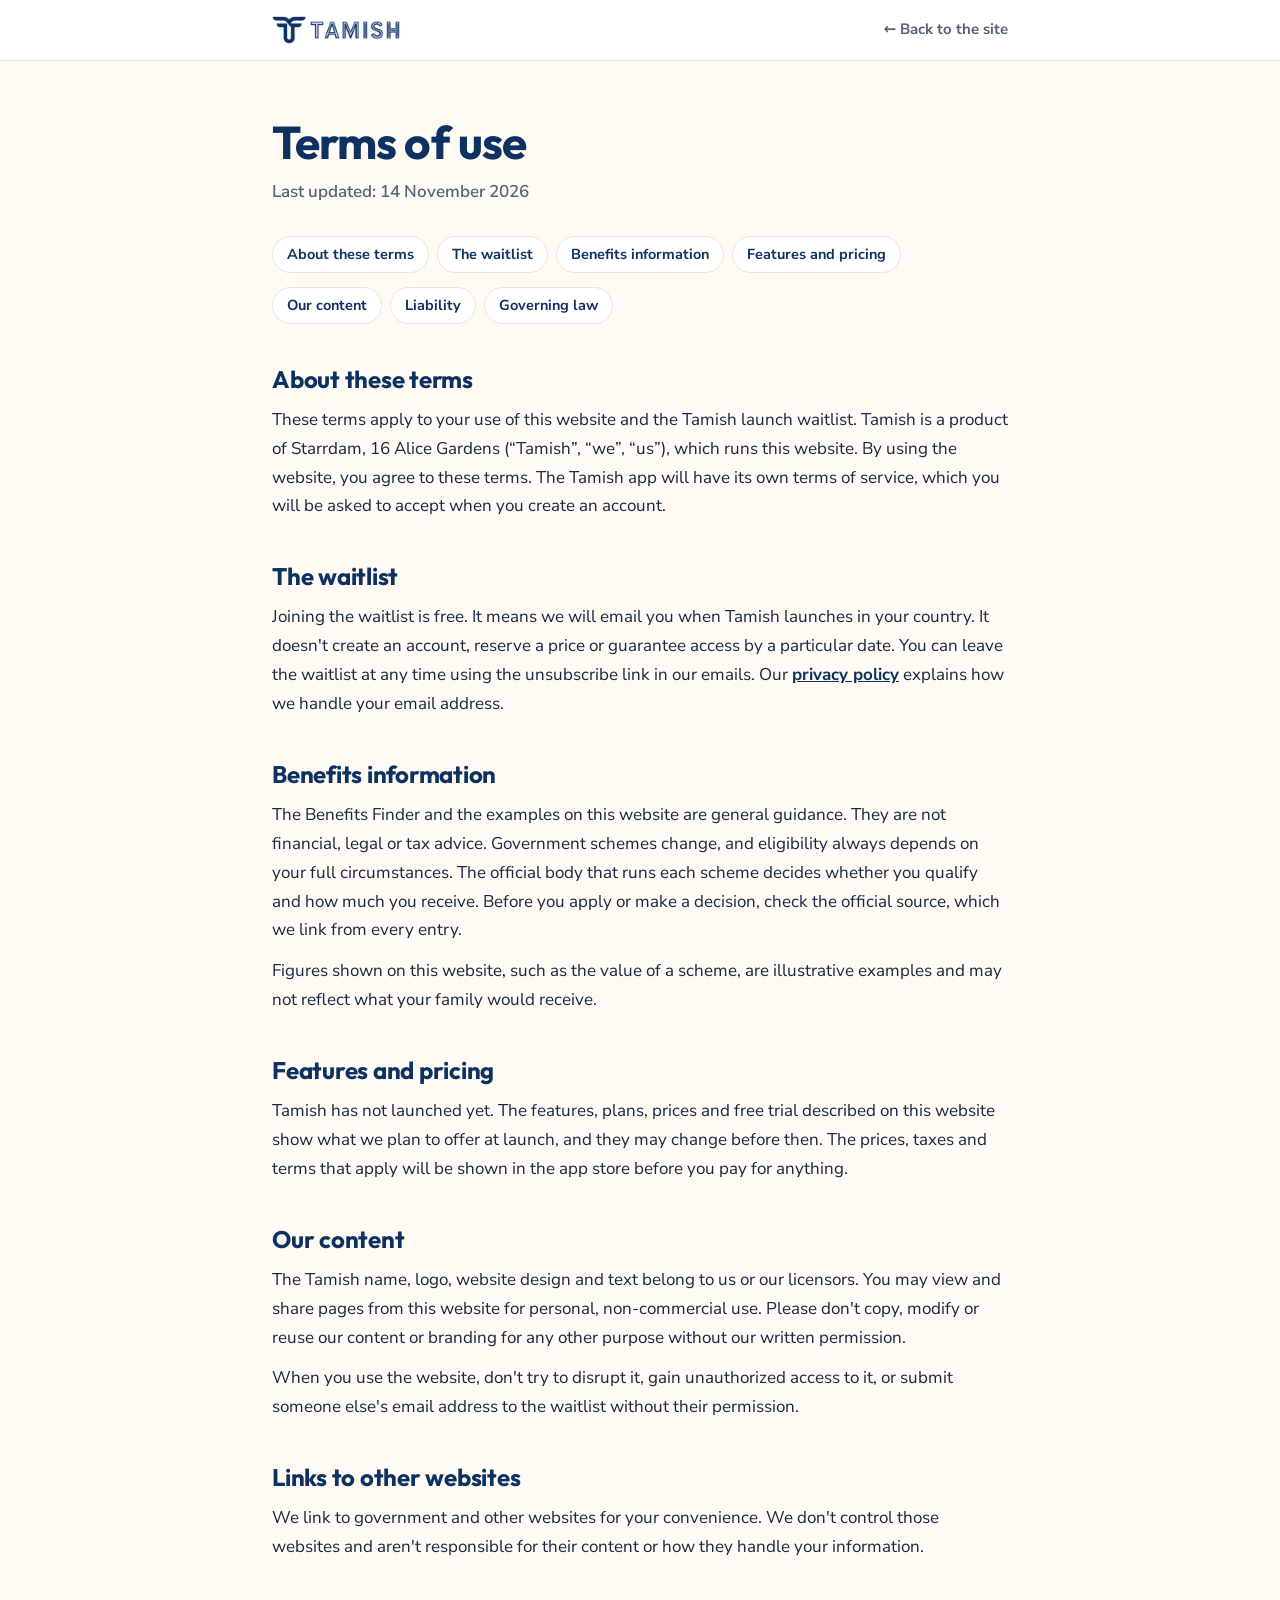
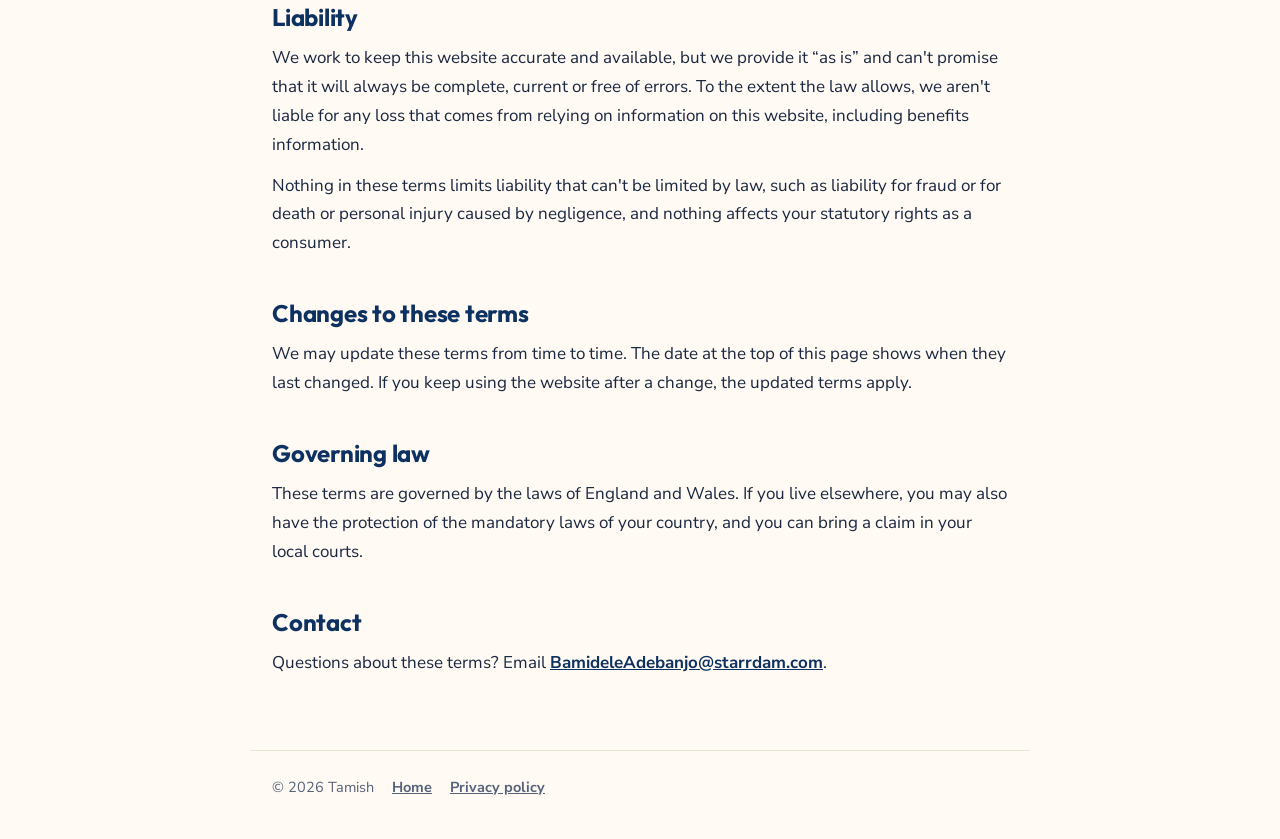
<file: terms.html>
<!DOCTYPE html>
<html lang="en">
<head>
<meta charset="UTF-8">
<meta name="viewport" content="width=device-width, initial-scale=1.0">
<meta http-equiv="Content-Security-Policy" content="default-src 'none'; script-src 'self'; style-src 'self'; img-src 'self'; font-src 'self'; connect-src 'none'; form-action 'self'; base-uri 'none'; manifest-src 'self'; upgrade-insecure-requests">
<meta name="referrer" content="strict-origin-when-cross-origin">
<title>Terms of use · Tamish</title>
<meta name="description" content="The terms for using the Tamish website and joining the launch waitlist.">
<link rel="canonical" href="https://tamish.app/terms.html">
<link rel="icon" type="image/png" sizes="64x64" href="assets/favicon-64.png">
<link rel="stylesheet" href="assets/fonts.css">
<link rel="stylesheet" href="assets/legal.css">
</head>
<body>
<header class="top"><div class="in">
  <a href="index.html"><img src="assets/tamish-wordmark-navy-sm.png" alt="Tamish home" width="320" height="70"></a>
  <a class="back" href="index.html">← Back to the site</a>
</div></header>

<main>
  <h1>Terms of use</h1>
  <p class="updated">Last updated: 14 November 2026</p>

  <ul class="toc" aria-label="On this page">
    <li><a href="#about">About these terms</a></li>
    <li><a href="#waitlist">The waitlist</a></li>
    <li><a href="#benefits">Benefits information</a></li>
    <li><a href="#pricing">Features and pricing</a></li>
    <li><a href="#ip">Our content</a></li>
    <li><a href="#liability">Liability</a></li>
    <li><a href="#law">Governing law</a></li>
  </ul>

  <h2 id="about">About these terms</h2>
  <p>These terms apply to your use of this website and the Tamish launch waitlist. Tamish is a product of Starrdam, 16 Alice Gardens (“Tamish”, “we”, “us”), which runs this website. By using the website, you agree to these terms. The Tamish app will have its own terms of service, which you will be asked to accept when you create an account.</p>

  <h2 id="waitlist">The waitlist</h2>
  <p>Joining the waitlist is free. It means we will email you when Tamish launches in your country. It doesn't create an account, reserve a price or guarantee access by a particular date. You can leave the waitlist at any time using the unsubscribe link in our emails. Our <a href="privacy.html">privacy policy</a> explains how we handle your email address.</p>

  <h2 id="benefits">Benefits information</h2>
  <p>The Benefits Finder and the examples on this website are general guidance. They are not financial, legal or tax advice. Government schemes change, and eligibility always depends on your full circumstances. The official body that runs each scheme decides whether you qualify and how much you receive. Before you apply or make a decision, check the official source, which we link from every entry.</p>
  <p>Figures shown on this website, such as the value of a scheme, are illustrative examples and may not reflect what your family would receive.</p>

  <h2 id="pricing">Features and pricing</h2>
  <p>Tamish has not launched yet. The features, plans, prices and free trial described on this website show what we plan to offer at launch, and they may change before then. The prices, taxes and terms that apply will be shown in the app store before you pay for anything.</p>

  <h2 id="ip">Our content</h2>
  <p>The Tamish name, logo, website design and text belong to us or our licensors. You may view and share pages from this website for personal, non-commercial use. Please don't copy, modify or reuse our content or branding for any other purpose without our written permission.</p>
  <p>When you use the website, don't try to disrupt it, gain unauthorized access to it, or submit someone else's email address to the waitlist without their permission.</p>

  <h2 id="links">Links to other websites</h2>
  <p>We link to government and other websites for your convenience. We don't control those websites and aren't responsible for their content or how they handle your information.</p>

  <h2 id="liability">Liability</h2>
  <p>We work to keep this website accurate and available, but we provide it “as is” and can't promise that it will always be complete, current or free of errors. To the extent the law allows, we aren't liable for any loss that comes from relying on information on this website, including benefits information.</p>
  <p>Nothing in these terms limits liability that can't be limited by law, such as liability for fraud or for death or personal injury caused by negligence, and nothing affects your statutory rights as a consumer.</p>

  <h2 id="changes">Changes to these terms</h2>
  <p>We may update these terms from time to time. The date at the top of this page shows when they last changed. If you keep using the website after a change, the updated terms apply.</p>

  <h2 id="law">Governing law</h2>
  <p>These terms are governed by the laws of England and Wales. If you live elsewhere, you may also have the protection of the mandatory laws of your country, and you can bring a claim in your local courts.</p>

  <h2 id="contact">Contact</h2>
  <p>Questions about these terms? Email <a href="mailto:BamideleAdebanjo@starrdam.com">BamideleAdebanjo@starrdam.com</a>.</p>
</main>

<footer>
  <span>© 2026 Tamish</span>
  <a href="index.html">Home</a>
  <a href="privacy.html">Privacy policy</a>
</footer>
</body>
</html>
</file>
<file: assets/fonts.css>
/* Self-hosted fonts: Outfit and Nunito Sans (SIL Open Font License 1.1), latin and latin-ext subsets. */
@font-face {
  font-family: 'Nunito Sans';
  font-style: normal;
  font-weight: 400;
  font-stretch: 100%;
  font-display: swap;
  src: url(fonts/nunito-sans-latin-ext-0.woff2) format('woff2');
  unicode-range: U+0100-02BA, U+02BD-02C5, U+02C7-02CC, U+02CE-02D7, U+02DD-02FF, U+0304, U+0308, U+0329, U+1D00-1DBF, U+1E00-1E9F, U+1EF2-1EFF, U+2020, U+20A0-20AB, U+20AD-20C4, U+2113, U+2C60-2C7F, U+A720-A7FF;
}
@font-face {
  font-family: 'Nunito Sans';
  font-style: normal;
  font-weight: 400;
  font-stretch: 100%;
  font-display: swap;
  src: url(fonts/nunito-sans-latin-1.woff2) format('woff2');
  unicode-range: U+0000-00FF, U+0131, U+0152-0153, U+02BB-02BC, U+02C6, U+02DA, U+02DC, U+0304, U+0308, U+0329, U+2000-206F, U+20AC, U+2122, U+2191, U+2193, U+2212, U+2215, U+FEFF, U+FFFD;
}
@font-face {
  font-family: 'Nunito Sans';
  font-style: normal;
  font-weight: 600;
  font-stretch: 100%;
  font-display: swap;
  src: url(fonts/nunito-sans-latin-ext-0.woff2) format('woff2');
  unicode-range: U+0100-02BA, U+02BD-02C5, U+02C7-02CC, U+02CE-02D7, U+02DD-02FF, U+0304, U+0308, U+0329, U+1D00-1DBF, U+1E00-1E9F, U+1EF2-1EFF, U+2020, U+20A0-20AB, U+20AD-20C4, U+2113, U+2C60-2C7F, U+A720-A7FF;
}
@font-face {
  font-family: 'Nunito Sans';
  font-style: normal;
  font-weight: 600;
  font-stretch: 100%;
  font-display: swap;
  src: url(fonts/nunito-sans-latin-1.woff2) format('woff2');
  unicode-range: U+0000-00FF, U+0131, U+0152-0153, U+02BB-02BC, U+02C6, U+02DA, U+02DC, U+0304, U+0308, U+0329, U+2000-206F, U+20AC, U+2122, U+2191, U+2193, U+2212, U+2215, U+FEFF, U+FFFD;
}
@font-face {
  font-family: 'Nunito Sans';
  font-style: normal;
  font-weight: 700;
  font-stretch: 100%;
  font-display: swap;
  src: url(fonts/nunito-sans-latin-ext-0.woff2) format('woff2');
  unicode-range: U+0100-02BA, U+02BD-02C5, U+02C7-02CC, U+02CE-02D7, U+02DD-02FF, U+0304, U+0308, U+0329, U+1D00-1DBF, U+1E00-1E9F, U+1EF2-1EFF, U+2020, U+20A0-20AB, U+20AD-20C4, U+2113, U+2C60-2C7F, U+A720-A7FF;
}
@font-face {
  font-family: 'Nunito Sans';
  font-style: normal;
  font-weight: 700;
  font-stretch: 100%;
  font-display: swap;
  src: url(fonts/nunito-sans-latin-1.woff2) format('woff2');
  unicode-range: U+0000-00FF, U+0131, U+0152-0153, U+02BB-02BC, U+02C6, U+02DA, U+02DC, U+0304, U+0308, U+0329, U+2000-206F, U+20AC, U+2122, U+2191, U+2193, U+2212, U+2215, U+FEFF, U+FFFD;
}
@font-face {
  font-family: 'Nunito Sans';
  font-style: normal;
  font-weight: 800;
  font-stretch: 100%;
  font-display: swap;
  src: url(fonts/nunito-sans-latin-ext-0.woff2) format('woff2');
  unicode-range: U+0100-02BA, U+02BD-02C5, U+02C7-02CC, U+02CE-02D7, U+02DD-02FF, U+0304, U+0308, U+0329, U+1D00-1DBF, U+1E00-1E9F, U+1EF2-1EFF, U+2020, U+20A0-20AB, U+20AD-20C4, U+2113, U+2C60-2C7F, U+A720-A7FF;
}
@font-face {
  font-family: 'Nunito Sans';
  font-style: normal;
  font-weight: 800;
  font-stretch: 100%;
  font-display: swap;
  src: url(fonts/nunito-sans-latin-1.woff2) format('woff2');
  unicode-range: U+0000-00FF, U+0131, U+0152-0153, U+02BB-02BC, U+02C6, U+02DA, U+02DC, U+0304, U+0308, U+0329, U+2000-206F, U+20AC, U+2122, U+2191, U+2193, U+2212, U+2215, U+FEFF, U+FFFD;
}
@font-face {
  font-family: 'Outfit';
  font-style: normal;
  font-weight: 500;
  font-display: swap;
  src: url(fonts/outfit-latin-ext-2.woff2) format('woff2');
  unicode-range: U+0100-02BA, U+02BD-02C5, U+02C7-02CC, U+02CE-02D7, U+02DD-02FF, U+0304, U+0308, U+0329, U+1D00-1DBF, U+1E00-1E9F, U+1EF2-1EFF, U+2020, U+20A0-20AB, U+20AD-20C4, U+2113, U+2C60-2C7F, U+A720-A7FF;
}
@font-face {
  font-family: 'Outfit';
  font-style: normal;
  font-weight: 500;
  font-display: swap;
  src: url(fonts/outfit-latin-3.woff2) format('woff2');
  unicode-range: U+0000-00FF, U+0131, U+0152-0153, U+02BB-02BC, U+02C6, U+02DA, U+02DC, U+0304, U+0308, U+0329, U+2000-206F, U+20AC, U+2122, U+2191, U+2193, U+2212, U+2215, U+FEFF, U+FFFD;
}
@font-face {
  font-family: 'Outfit';
  font-style: normal;
  font-weight: 600;
  font-display: swap;
  src: url(fonts/outfit-latin-ext-2.woff2) format('woff2');
  unicode-range: U+0100-02BA, U+02BD-02C5, U+02C7-02CC, U+02CE-02D7, U+02DD-02FF, U+0304, U+0308, U+0329, U+1D00-1DBF, U+1E00-1E9F, U+1EF2-1EFF, U+2020, U+20A0-20AB, U+20AD-20C4, U+2113, U+2C60-2C7F, U+A720-A7FF;
}
@font-face {
  font-family: 'Outfit';
  font-style: normal;
  font-weight: 600;
  font-display: swap;
  src: url(fonts/outfit-latin-3.woff2) format('woff2');
  unicode-range: U+0000-00FF, U+0131, U+0152-0153, U+02BB-02BC, U+02C6, U+02DA, U+02DC, U+0304, U+0308, U+0329, U+2000-206F, U+20AC, U+2122, U+2191, U+2193, U+2212, U+2215, U+FEFF, U+FFFD;
}
@font-face {
  font-family: 'Outfit';
  font-style: normal;
  font-weight: 700;
  font-display: swap;
  src: url(fonts/outfit-latin-ext-2.woff2) format('woff2');
  unicode-range: U+0100-02BA, U+02BD-02C5, U+02C7-02CC, U+02CE-02D7, U+02DD-02FF, U+0304, U+0308, U+0329, U+1D00-1DBF, U+1E00-1E9F, U+1EF2-1EFF, U+2020, U+20A0-20AB, U+20AD-20C4, U+2113, U+2C60-2C7F, U+A720-A7FF;
}
@font-face {
  font-family: 'Outfit';
  font-style: normal;
  font-weight: 700;
  font-display: swap;
  src: url(fonts/outfit-latin-3.woff2) format('woff2');
  unicode-range: U+0000-00FF, U+0131, U+0152-0153, U+02BB-02BC, U+02C6, U+02DA, U+02DC, U+0304, U+0308, U+0329, U+2000-206F, U+20AC, U+2122, U+2191, U+2193, U+2212, U+2215, U+FEFF, U+FFFD;
}
@font-face {
  font-family: 'Outfit';
  font-style: normal;
  font-weight: 800;
  font-display: swap;
  src: url(fonts/outfit-latin-ext-2.woff2) format('woff2');
  unicode-range: U+0100-02BA, U+02BD-02C5, U+02C7-02CC, U+02CE-02D7, U+02DD-02FF, U+0304, U+0308, U+0329, U+1D00-1DBF, U+1E00-1E9F, U+1EF2-1EFF, U+2020, U+20A0-20AB, U+20AD-20C4, U+2113, U+2C60-2C7F, U+A720-A7FF;
}
@font-face {
  font-family: 'Outfit';
  font-style: normal;
  font-weight: 800;
  font-display: swap;
  src: url(fonts/outfit-latin-3.woff2) format('woff2');
  unicode-range: U+0000-00FF, U+0131, U+0152-0153, U+02BB-02BC, U+02C6, U+02DA, U+02DC, U+0304, U+0308, U+0329, U+2000-206F, U+20AC, U+2122, U+2191, U+2193, U+2212, U+2215, U+FEFF, U+FFFD;
}
</file>
<file: assets/site.css>
:root{
  /* Brand colours sampled from the Tamish logo files */
  --navy:#0D3161;
  --navy-deep:#08234A;
  --navy-soft:#1C4579;
  --orange:#F99235;
  --orange-hover:#FFA552;
  --orange-ink:#A04E06;     /* orange for text on light backgrounds (AA) */
  --ink:#1A2740;
  --muted:#55627A;
  --line:#ECE3D6;
  --cream:#FFFAF3;
  --peach:#FFF0E0;
  --ice:#EAF1FA;
  --rose:#FCEDEF;
  --mint:#E6F5EE;
  /* family-member colours used in the app mockups */
  --m1:#F99235; --m2:#3D86D6; --m3:#E9679A; --m4:#2E9D6E; --m5:#8A6BD1;
  --green:#21825A;
  --radius:24px;
  --shadow:0 10px 30px rgba(13,49,97,.10);
  --font-display:'Outfit',system-ui,sans-serif;
  --font-body:'Nunito Sans',system-ui,sans-serif;
}
*{margin:0;padding:0;box-sizing:border-box}
html{scroll-behavior:smooth;scroll-padding-top:96px}
body{font-family:var(--font-body);background:var(--cream);color:var(--ink);font-size:17px;line-height:1.65;overflow-x:hidden;-webkit-font-smoothing:antialiased}
h1,h2,h3{font-family:var(--font-display);color:var(--navy);line-height:1.12;letter-spacing:-.02em}
h2{font-size:clamp(30px,4vw,44px);font-weight:700}
img{max-width:100%;height:auto;display:block}
a{color:inherit}
.wrap{max-width:1140px;margin:0 auto;padding:0 22px}
section{padding:96px 0}
.sr-only{position:absolute;width:1px;height:1px;overflow:hidden;clip:rect(0 0 0 0);white-space:nowrap}
.skip{position:absolute;left:12px;top:-60px;background:var(--navy);color:#fff;padding:10px 16px;border-radius:10px;z-index:100;font-weight:800}
.skip:focus{top:12px}
.icon{width:1em;height:1em;flex:none;stroke:currentColor;fill:none;stroke-width:2;stroke-linecap:round;stroke-linejoin:round}

.eyebrow{display:inline-flex;align-items:center;gap:9px;background:var(--peach);color:var(--navy);font-weight:800;font-size:13.5px;letter-spacing:.06em;text-transform:uppercase;padding:7px 15px;border-radius:999px;margin-bottom:18px}
.eyebrow::before{content:"";width:8px;height:8px;border-radius:50%;background:var(--orange)}
.section-head{text-align:center;max-width:680px;margin:0 auto 52px}
.section-head p{color:var(--muted);margin-top:14px;font-size:18px}

.btn{display:inline-flex;align-items:center;justify-content:center;gap:9px;font-family:var(--font-display);font-weight:600;font-size:17px;padding:15px 28px;border-radius:999px;border:none;cursor:pointer;text-decoration:none;transition:transform .18s ease,box-shadow .18s ease,background .18s ease}
.btn:focus-visible,.store:focus-visible,a:focus-visible,button:focus-visible,summary:focus-visible,input:focus-visible{outline:3px solid var(--m2);outline-offset:3px}
.btn-primary{background:var(--orange);color:var(--navy-deep);box-shadow:0 8px 20px rgba(249,146,53,.35)}
.btn-primary:hover{background:var(--orange-hover);transform:translateY(-2px)}
.btn-ghost{background:#fff;color:var(--navy);box-shadow:inset 0 0 0 2px var(--line)}
.btn-ghost:hover{box-shadow:inset 0 0 0 2px var(--navy);transform:translateY(-2px)}
.btn:active{transform:translateY(0) scale(.98)}

/* ---------- NAV ---------- */
.nav{position:sticky;top:12px;z-index:50;margin:12px auto 0;max-width:1140px;padding:0 22px}
.nav-inner{background:rgba(255,255,255,.92);backdrop-filter:blur(12px);-webkit-backdrop-filter:blur(12px);border-radius:999px;padding:10px 10px 10px 24px;display:flex;align-items:center;gap:20px;box-shadow:0 6px 24px rgba(13,49,97,.10);position:relative}
.logo{display:flex;align-items:center;text-decoration:none;border-radius:8px}
.logo img{height:30px;width:auto}
.nav-links{display:flex;gap:2px;margin-left:auto;align-items:center}
.nav-links a{text-decoration:none;font-weight:700;font-size:15px;color:var(--muted);padding:9px 14px;border-radius:999px;transition:background .18s,color .18s}
.nav-links a:hover{background:var(--peach);color:var(--navy)}
.nav-links a.btn{color:var(--navy-deep);margin-left:8px;font-size:15px;padding:11px 22px}
.nav-links a.btn:hover{background:var(--orange-hover)}
.burger{display:none;background:none;border:none;cursor:pointer;padding:10px;border-radius:12px;color:var(--navy);margin-left:auto}
.burger .icon{width:26px;height:26px}

/* ---------- HERO ---------- */
.hero{padding:72px 0 96px;position:relative;overflow:hidden}
.hero::before{content:"";position:absolute;width:620px;height:620px;border-radius:50%;background:radial-gradient(circle,var(--peach) 0%,rgba(255,240,224,0) 70%);right:-160px;top:-120px;z-index:-1}
.hero .wrap{display:grid;grid-template-columns:1.05fr .95fr;gap:56px;align-items:center}
.hero h1{font-size:clamp(40px,5.6vw,66px);font-weight:800}
.hero h1 .hl{color:var(--orange-ink);position:relative;white-space:nowrap}
.hero h1 .hl svg{position:absolute;left:0;bottom:-6px;width:100%;height:12px}
.hero .lead{font-size:19.5px;color:var(--muted);margin:24px 0 32px;max-width:50ch}
.hero .lead strong{color:var(--ink)}
.hero-ctas{display:flex;gap:14px;flex-wrap:wrap}
.trust{display:flex;gap:10px 22px;flex-wrap:wrap;margin-top:28px;list-style:none}
.trust li{display:flex;align-items:center;gap:8px;font-weight:700;font-size:15px;color:var(--navy)}
.trust .icon{color:var(--green);font-size:18px}
.hero-visual{position:relative;display:flex;justify-content:center;padding:44px 0}

/* ---------- PHONE MOCKUP ---------- */
.phone{text-align:left;width:300px;max-width:100%;background:#fff;border-radius:42px;border:8px solid var(--navy);box-shadow:0 34px 70px rgba(13,49,97,.25);overflow:hidden;position:relative}
.phone .statusbar{display:flex;justify-content:space-between;padding:12px 22px 4px;font-size:12px;font-weight:800;color:var(--navy)}
.phone .apphead{display:flex;align-items:center;justify-content:space-between;padding:8px 18px 12px;border-bottom:2px solid #F3EDE3}
.phone .apphead .title{font-family:var(--font-display);font-weight:700;font-size:18px;color:var(--navy);display:flex;align-items:center;gap:8px}
.phone .apphead .title img{height:18px;width:auto}
.phone .apphead .act{width:28px;height:28px;border-radius:50%;background:var(--orange);color:var(--navy-deep);display:grid;place-items:center;font-weight:800}
.phone .body{padding:14px 14px 20px}
.avatars{display:flex;gap:6px;margin-bottom:12px}
.avatars span{width:26px;height:26px;border-radius:50%;display:grid;place-items:center;color:#fff;font-size:11px;font-weight:800}
.mini-month{display:grid;grid-template-columns:repeat(7,1fr);gap:4px;text-align:center;font-size:11.5px;font-weight:800}
.mini-month .dow{font-size:10px;color:#8C97AB;padding-bottom:2px}
.mini-month .day{padding:6px 0 9px;border-radius:10px;position:relative;color:var(--ink)}
.mini-month .day.today{background:var(--navy);color:#fff}
.mini-month .dots{position:absolute;bottom:2px;left:50%;transform:translateX(-50%);display:flex;gap:2px}
.mini-month .dots i{width:4px;height:4px;border-radius:50%;display:block}
.event{display:flex;align-items:center;gap:10px;background:#fff;border-radius:14px;padding:10px 12px;margin-top:9px;box-shadow:0 4px 12px rgba(13,49,97,.09);font-size:13px}
.event .bar{width:5px;align-self:stretch;border-radius:4px;flex:none}
.event b{display:block;color:var(--navy);font-size:13.5px;line-height:1.3}
.event span{color:var(--muted);font-size:12px}
.event .end{margin-left:auto;font-size:17px}
.event .tag{margin-left:auto;font-size:10.5px;font-weight:800;padding:3px 8px;border-radius:999px;background:var(--mint);color:var(--green);white-space:nowrap}
.float-card{position:absolute;background:#fff;border-radius:16px;padding:11px 15px;box-shadow:0 14px 30px rgba(13,49,97,.18);font-size:13.5px;font-weight:800;color:var(--navy);display:flex;gap:10px;align-items:center;animation:bob 6s ease-in-out infinite;max-width:250px;line-height:1.35;text-align:left;z-index:2}
.float-card small{display:block;font-weight:700;color:var(--muted);font-size:11.5px}
.float-card .badge-ic{width:34px;height:34px;border-radius:11px;display:grid;place-items:center;flex:none;font-size:17px}
@keyframes bob{0%,100%{transform:translateY(0)}50%{transform:translateY(-10px)}}

/* ---------- PROMISES STRIP ---------- */
.promises{background:var(--navy);border-radius:34px;color:#fff;padding:44px 34px;display:grid;grid-template-columns:repeat(4,1fr);gap:28px}
.promises .num{font-family:var(--font-display);font-size:clamp(30px,3.6vw,42px);font-weight:800;color:var(--orange);line-height:1.1}
.promises .lbl{font-size:15px;color:#C9D5EA;margin-top:8px}

/* ---------- FEATURE ROWS ---------- */
.feat-row{display:grid;grid-template-columns:1fr 1fr;gap:64px;align-items:center;margin:84px 0}
.feat-row:first-of-type{margin-top:0}
.feat-row:last-child{margin-bottom:0}
.feat-row.flip .feat-visual{order:2}
.feat-copy .kicker{display:inline-flex;align-items:center;gap:10px;font-weight:800;color:var(--navy);font-size:15px;margin-bottom:12px}
.feat-copy .kicker .ic{width:38px;height:38px;border-radius:12px;display:grid;place-items:center;font-size:19px}
.feat-copy h3{font-size:clamp(27px,3.3vw,38px);font-weight:700;margin-bottom:14px}
.feat-copy p{color:var(--muted);max-width:48ch;font-size:17.5px}
.ticks{margin-top:22px;display:grid;gap:12px;list-style:none}
.ticks li{display:flex;gap:12px;align-items:flex-start;font-weight:700;color:var(--ink);font-size:16px}
.ticks li .icon{margin-top:4px;color:var(--green);font-size:18px}
.feat-visual{display:flex;justify-content:center}
.band{border-radius:40px;padding:48px 26px;width:100%;display:flex;justify-content:center;position:relative;overflow:hidden}
.band.ice{background:var(--ice)} .band.peach{background:var(--peach)} .band.rose{background:var(--rose)}
.band::after{content:"";position:absolute;width:220px;height:220px;border-radius:50%;background:rgba(255,255,255,.6);top:-70px;right:-60px}
.band .phone{width:268px;z-index:1}

.todo{display:flex;align-items:center;gap:10px;padding:11px 4px;border-bottom:1.5px dashed #EFE7DA;font-size:13.5px;font-weight:700;color:var(--navy)}
.todo .box{flex:none;width:20px;height:20px;border-radius:7px;border:2.5px solid #C9D0DC;display:grid;place-items:center;color:#fff}
.todo .box .icon{font-size:12px;stroke-width:3.5}
.todo.done .box{background:var(--m4);border-color:var(--m4)}
.todo.done span.t{text-decoration:line-through;color:#97A2B5}
.todo .who{margin-left:auto;font-size:11px;padding:3px 9px;border-radius:999px;font-weight:800}

/* ---------- BENEFITS SPOTLIGHT ---------- */
.spotlight{background:var(--navy);border-radius:48px;padding:80px 48px;color:#fff;position:relative;overflow:hidden}
.spotlight::before{content:"";position:absolute;inset:auto -120px -220px auto;width:520px;height:520px;background:url(tamish-mark-white.png) center/contain no-repeat;opacity:.05;pointer-events:none}
.spotlight h2{color:#fff}
.spotlight .eyebrow{background:rgba(249,146,53,.16);color:#FFD2A6}
.spotlight .section-head p{color:#C9D5EA}
.countries{display:flex;gap:10px;justify-content:center;flex-wrap:wrap;margin:-20px 0 52px;list-style:none}
.countries li{background:rgba(255,255,255,.08);border:1.5px solid rgba(255,255,255,.18);padding:8px 16px;border-radius:999px;font-weight:700;font-size:14.5px;display:flex;gap:8px;align-items:center}
.countries li b{font-family:var(--font-display);font-size:12px;background:#fff;color:var(--navy);padding:1px 7px;border-radius:6px;letter-spacing:.04em}
.countries li.more{border-style:dashed;color:#C9D5EA}
.spot-grid{display:grid;grid-template-columns:1fr 1fr;gap:56px;align-items:center;max-width:1000px;margin:0 auto;position:relative}
.spot-list{display:grid;gap:26px;list-style:none}
.spot-list li{display:flex;gap:16px;align-items:flex-start}
.spot-list .n{flex:none;width:46px;height:46px;border-radius:14px;background:rgba(249,146,53,.16);color:var(--orange);display:grid;place-items:center;font-size:21px}
.spot-list h3{color:#fff;font-size:19px;font-weight:600;letter-spacing:0}
.spot-list p{color:#C9D5EA;font-size:15.5px;margin-top:3px}

.check-card{background:#fff;color:var(--ink);border-radius:28px;padding:26px;box-shadow:0 28px 60px rgba(0,0,0,.28)}
.check-card .label{font-size:12px;font-weight:800;letter-spacing:.08em;text-transform:uppercase;color:var(--muted)}
.check-card .head{display:flex;align-items:flex-start;gap:12px;margin-top:10px}
.check-card .head h3{font-size:20px;letter-spacing:0}
.check-card .head .val{color:var(--green);font-weight:800;font-size:14.5px}
.check-card .pill{margin-left:auto;background:var(--mint);color:var(--green);font-weight:800;font-size:12px;padding:5px 11px;border-radius:999px;white-space:nowrap}
.check-card ul{list-style:none;margin-top:16px;display:grid;gap:9px}
.check-card li{display:flex;gap:10px;align-items:center;font-size:14.5px;font-weight:700}
.check-card li .icon{color:var(--green);font-size:17px}
.check-card .reminder{margin-top:18px;background:var(--peach);border-radius:16px;padding:12px 14px;display:flex;gap:12px;align-items:center;font-size:14px;font-weight:700;color:var(--navy)}
.check-card .reminder .icon{font-size:20px;color:var(--orange-ink)}
.check-card .reminder small{display:block;color:var(--muted);font-weight:600}
.check-card .src{margin-top:14px;font-size:12.5px;color:var(--muted);display:flex;gap:6px;align-items:center}
.disclaimer{text-align:center;color:#AFC0DB;font-size:13.5px;margin-top:44px;max-width:70ch;margin-left:auto;margin-right:auto}

/* ---------- COMPARE ---------- */
.compare-wrap{max-width:900px;margin:0 auto;border-radius:26px;box-shadow:var(--shadow);background:#fff;overflow:hidden}
.compare-table{width:100%;border-collapse:collapse;font-size:15.5px}
.compare-table th,.compare-table td{padding:17px 20px;text-align:center;border-bottom:1.5px solid #F3EDE3}
.compare-table thead th{font-family:var(--font-display);font-size:17px;color:var(--navy);font-weight:700}
.compare-table th[scope=row]{text-align:left;font-weight:700;color:var(--ink)}
.compare-table tr:last-child th,.compare-table tr:last-child td{border-bottom:none}
.compare-table .us{background:var(--peach);font-weight:800;color:var(--navy)}
.compare-table thead .us{background:var(--navy);color:#fff}
.compare-table thead .us img{height:24px;width:auto;margin:0 auto}
.compare-table .yes .icon{color:var(--green);font-size:20px;vertical-align:-4px;margin-right:4px}
.compare-table .typ{color:var(--muted)}
.legend-note{font-size:14px;color:var(--muted);margin-top:16px;text-align:center}

/* ---------- PRICING ---------- */
.price-grid{display:grid;grid-template-columns:1fr 1.1fr;gap:26px;max-width:900px;margin:0 auto;align-items:stretch}
.price-card{background:#fff;border-radius:30px;padding:38px 34px;box-shadow:var(--shadow);display:flex;flex-direction:column}
.price-card h3{font-size:24px;font-weight:700}
.price-card .amount{font-family:var(--font-display);font-size:48px;font-weight:800;color:var(--navy);margin:10px 0 0;line-height:1.1}
.price-card .amount small{font-size:20px;font-weight:600}
.price-card .per{font-size:14.5px;color:var(--muted);font-weight:700;margin-top:4px}
.price-card ul{margin:24px 0 28px;display:grid;gap:11px;flex:1;list-style:none}
.price-card li{display:flex;gap:11px;font-size:15.5px;font-weight:600;align-items:flex-start}
.price-card li .icon{margin-top:4px;color:var(--green);font-size:17px}
.price-card.pro{background:var(--navy);color:#fff;position:relative;box-shadow:0 26px 54px rgba(13,49,97,.32)}
.price-card.pro h3,.price-card.pro .amount{color:#fff}
.price-card.pro .per{color:#C9D5EA}
.price-card.pro li{color:#E1E9F6}
.price-card.pro li .icon{color:var(--orange)}
.price-card .ribbon{position:absolute;top:-15px;left:50%;transform:translateX(-50%);background:var(--orange);color:var(--navy-deep);font-family:var(--font-display);font-weight:700;font-size:14px;padding:6px 18px;border-radius:999px;white-space:nowrap}
.price-note{text-align:center;color:var(--muted);font-size:15px;margin-top:26px;max-width:62ch;margin-left:auto;margin-right:auto}
.full-list{max-width:900px;margin:24px auto 0;background:#fff;border-radius:22px;box-shadow:0 6px 18px rgba(13,49,97,.07);overflow:hidden}
.full-list summary{cursor:pointer;list-style:none;text-align:center;padding:18px 22px;font-family:var(--font-display);font-weight:600;font-size:17px;color:var(--navy)}
.full-list summary::-webkit-details-marker{display:none}
.full-list summary::after{content:"";display:inline-block;width:8px;height:8px;border-right:2.5px solid var(--orange-ink);border-bottom:2.5px solid var(--orange-ink);transform:rotate(45deg);margin-left:12px;vertical-align:4px;transition:transform .2s}
.full-list[open] summary::after{transform:rotate(-135deg);vertical-align:0}
.full-list ul{list-style:none;display:grid;grid-template-columns:1fr 1fr;gap:10px 30px;padding:4px 34px 30px;font-size:15px;font-weight:600}
.full-list li{display:flex;gap:10px;align-items:flex-start}
.full-list li .icon{margin-top:4px;color:var(--green)}

/* ---------- FAQ ---------- */
.faq{max-width:780px;margin:0 auto}
.faq details{background:#fff;border-radius:18px;margin-bottom:12px;box-shadow:0 4px 12px rgba(13,49,97,.06)}
.faq summary{cursor:pointer;list-style:none;padding:20px 24px;font-family:var(--font-display);font-weight:600;font-size:18px;color:var(--navy);display:flex;justify-content:space-between;align-items:center;gap:16px;border-radius:18px}
.faq summary::-webkit-details-marker{display:none}
.faq summary::after{content:"+";font-size:26px;line-height:1;color:var(--orange-ink);transition:transform .2s;flex:none}
.faq details[open] summary::after{transform:rotate(45deg)}
.faq details p{padding:0 24px 22px;color:var(--muted);font-size:16px}

/* ---------- WAITLIST ---------- */
.cta{background:linear-gradient(135deg,var(--peach),var(--rose));border-radius:48px;padding:76px 30px;text-align:center;position:relative;overflow:hidden}
.cta .mark{width:72px;height:auto;margin:0 auto 22px}
.cta p.sub{color:var(--muted);max-width:52ch;margin:14px auto 0;font-size:18px}
.waitlist{max-width:480px;margin:30px auto 0;display:flex;gap:10px}
.waitlist input{flex:1;border:2.5px solid #E7D7C2;border-radius:999px;padding:14px 22px;font-family:var(--font-body);font-size:16px;color:var(--ink);background:#fff;min-width:0}
.waitlist input:focus{border-color:var(--navy);outline:none}
.waitlist button{flex:none}
.waitlist button[disabled]{opacity:.7;cursor:progress}
.form-msg{margin-top:14px;font-weight:700;font-size:15.5px;min-height:26px}
.form-msg.ok{color:var(--green)} .form-msg.err{color:#B3261E} .form-msg.info{color:var(--navy)}
.consent{font-size:13px;color:var(--muted);margin-top:4px}
.stores{display:flex;gap:12px;justify-content:center;flex-wrap:wrap;margin-top:30px}
.store{display:inline-flex;align-items:center;gap:11px;background:var(--navy);color:#fff;border-radius:14px;padding:10px 20px;text-align:left;opacity:.9}
.store svg{width:24px;height:24px;fill:#fff}
.store small{display:block;font-size:11px;font-weight:700;color:#C9D5EA}
.store b{font-size:16px;font-weight:800;font-family:var(--font-display)}

/* ---------- FOOTER ---------- */
footer{padding:60px 0 42px;color:var(--muted);font-size:15px}
.foot-grid{display:flex;justify-content:space-between;gap:30px;flex-wrap:wrap;align-items:flex-start}
.foot-grid img{height:28px;width:auto}
.foot-links{display:flex;gap:6px 22px;flex-wrap:wrap;list-style:none}
.foot-links a{text-decoration:none;font-weight:700}
.foot-links a:hover{color:var(--navy)}
.foot-bottom a{color:inherit;font-weight:700}
.foot-bottom a:hover{color:var(--navy)}
.foot-bottom{margin-top:32px;padding-top:22px;border-top:1.5px solid var(--line);display:flex;justify-content:space-between;gap:14px;flex-wrap:wrap;font-size:14px}

/* ---------- REVEAL (only when JS runs) ---------- */
.js .reveal{opacity:0;transform:translateY(24px);transition:opacity .6s ease,transform .6s ease}
.js .reveal.in{opacity:1;transform:none}
@media (prefers-reduced-motion:reduce){
  html{scroll-behavior:auto}
  .js .reveal{opacity:1;transform:none;transition:none}
  .float-card{animation:none}
  *{transition-duration:.01ms!important}
}

/* ---------- RESPONSIVE ---------- */
@media (max-width:980px){
  .hero .wrap{grid-template-columns:1fr;text-align:center}
  .hero .lead{margin-left:auto;margin-right:auto}
  .hero-ctas,.trust{justify-content:center}
  .feat-row{grid-template-columns:1fr;gap:36px;margin:64px 0}
  .feat-row.flip .feat-visual{order:0}
  .feat-copy{text-align:center}
  .feat-copy p{margin:0 auto}
  .ticks{max-width:440px;margin:22px auto 0;text-align:left}
  .spot-grid{grid-template-columns:1fr;gap:44px}
  .spotlight{padding:64px 26px}
  .price-grid{grid-template-columns:1fr;max-width:480px}
  .promises{grid-template-columns:1fr 1fr}
}
@media (max-width:760px){
  .burger{display:block}
  .nav-inner{padding:8px 8px 8px 20px}
  .nav-links{display:none;position:absolute;top:calc(100% + 10px);left:0;right:0;background:#fff;border-radius:24px;flex-direction:column;padding:14px;box-shadow:0 18px 40px rgba(13,49,97,.18);align-items:stretch;text-align:center}
  .nav-links.open{display:flex}
  .nav-links a{padding:13px}
  .nav-links a.btn{margin:6px 0 0}
  section{padding:68px 0}
  .hero{padding:44px 0 64px}
  .hero-visual{flex-direction:column;align-items:center;gap:12px}
  .float-card{position:static;animation:none;max-width:300px;width:100%}
  .float-card.top{order:-1}
  .promises{grid-template-columns:1fr;text-align:center;padding:38px 24px}
  .spotlight,.cta{border-radius:32px}
  .compare-table{font-size:14px}
  .compare-table th,.compare-table td{padding:14px 10px}
  .full-list ul{grid-template-columns:1fr;padding:4px 22px 26px}
  .waitlist{flex-direction:column}
  .waitlist button{width:100%}
}

/* ---------- one-off styles (moved out of style attributes so the CSP can forbid inline styles) ---------- */
.u1{position:absolute !important}
.u2{background:var(--m1) !important}
.u3{background:var(--m2) !important}
.u4{background:var(--m3) !important}
.u5{background:var(--m4) !important}
.u6{background:#fff !important}
.u7{background:var(--m5) !important}
.u8{top:0 !important;right:-6% !important}
.u9{background:var(--mint) !important;color:var(--green) !important}
.u10{bottom:-6px !important;left:-8% !important;animation-delay:1.6s !important}
.u11{background:var(--ice) !important;color:var(--m2) !important}
.u12{padding-top:0 !important}
.u13{padding-top:16px !important}
.u14{background:var(--peach) !important;color:var(--orange-ink) !important}
.u15{background:var(--ice) !important;color:#2A6CB5 !important}
.u16{background:var(--rose) !important;color:#B23C6C !important}
.u17{background:var(--ice) !important}
.u18{margin:0 !important}
.u19{padding-top:8px !important}
.u20{position:absolute !important;left:-9999px !important;width:1px !important;height:1px !important;opacity:0 !important}
.u21{margin-top:12px !important;max-width:40ch !important}
</file>
<file: assets/legal.css>
/* Shared styles for the privacy policy and terms pages */
:root{
  --navy:#0D3161;--orange:#F99235;--orange-ink:#A04E06;
  --ink:#1A2740;--muted:#55627A;--line:#ECE3D6;--cream:#FFFAF3;--peach:#FFF0E0;
  --font-display:'Outfit',system-ui,sans-serif;--font-body:'Nunito Sans',system-ui,sans-serif;
  color-scheme:light;
}
*{margin:0;padding:0;box-sizing:border-box}
body{font-family:var(--font-body);background:var(--cream);color:var(--ink);font-size:17px;line-height:1.7;-webkit-font-smoothing:antialiased}
img{max-width:100%;height:auto;display:block}
a{color:var(--navy);font-weight:700}
a:focus-visible{outline:3px solid #3D86D6;outline-offset:3px;border-radius:4px}
.top{background:#fff;border-bottom:1.5px solid var(--line)}
.top .in{max-width:780px;margin:0 auto;padding:16px 22px;display:flex;align-items:center;justify-content:space-between;gap:16px}
.top img{height:28px;width:auto}
.top a.back{font-size:15px;text-decoration:none;color:var(--muted)}
.top a.back:hover{color:var(--navy)}
main{max-width:780px;margin:0 auto;padding:56px 22px 72px}
h1{font-family:var(--font-display);color:var(--navy);font-size:clamp(34px,5vw,46px);line-height:1.1;letter-spacing:-.02em}
.updated{color:var(--muted);margin-top:10px;font-weight:600}
.draft{background:var(--peach);border-left:4px solid var(--orange);border-radius:12px;padding:14px 18px;margin:28px 0 8px;font-size:15.5px;color:var(--navy)}
h2{font-family:var(--font-display);color:var(--navy);font-size:24px;line-height:1.25;margin:40px 0 10px;letter-spacing:-.01em}
p,ul{margin-top:12px}
ul{padding-left:22px}
li{margin-top:6px}
.ph{background:#FFF4D6;border-radius:4px;padding:0 4px;font-weight:700}
.toc{list-style:none;padding:0;margin-top:24px;display:flex;flex-wrap:wrap;gap:8px}
.toc a{display:inline-block;background:#fff;border:1.5px solid var(--line);border-radius:999px;padding:5px 14px;font-size:14.5px;text-decoration:none}
.toc a:hover{border-color:var(--navy)}
footer{border-top:1.5px solid var(--line);max-width:780px;margin:0 auto;padding:24px 22px 40px;color:var(--muted);font-size:14.5px;display:flex;gap:18px;flex-wrap:wrap}
footer a{color:var(--muted)}

/* 404 page */
.nf main{text-align:center;padding-top:96px}.nf main img{width:72px;height:auto;margin:0 auto 24px}.nf .go{display:inline-block;margin-top:24px;background:var(--orange);color:var(--navy);padding:13px 26px;border-radius:999px;text-decoration:none}
</file>
